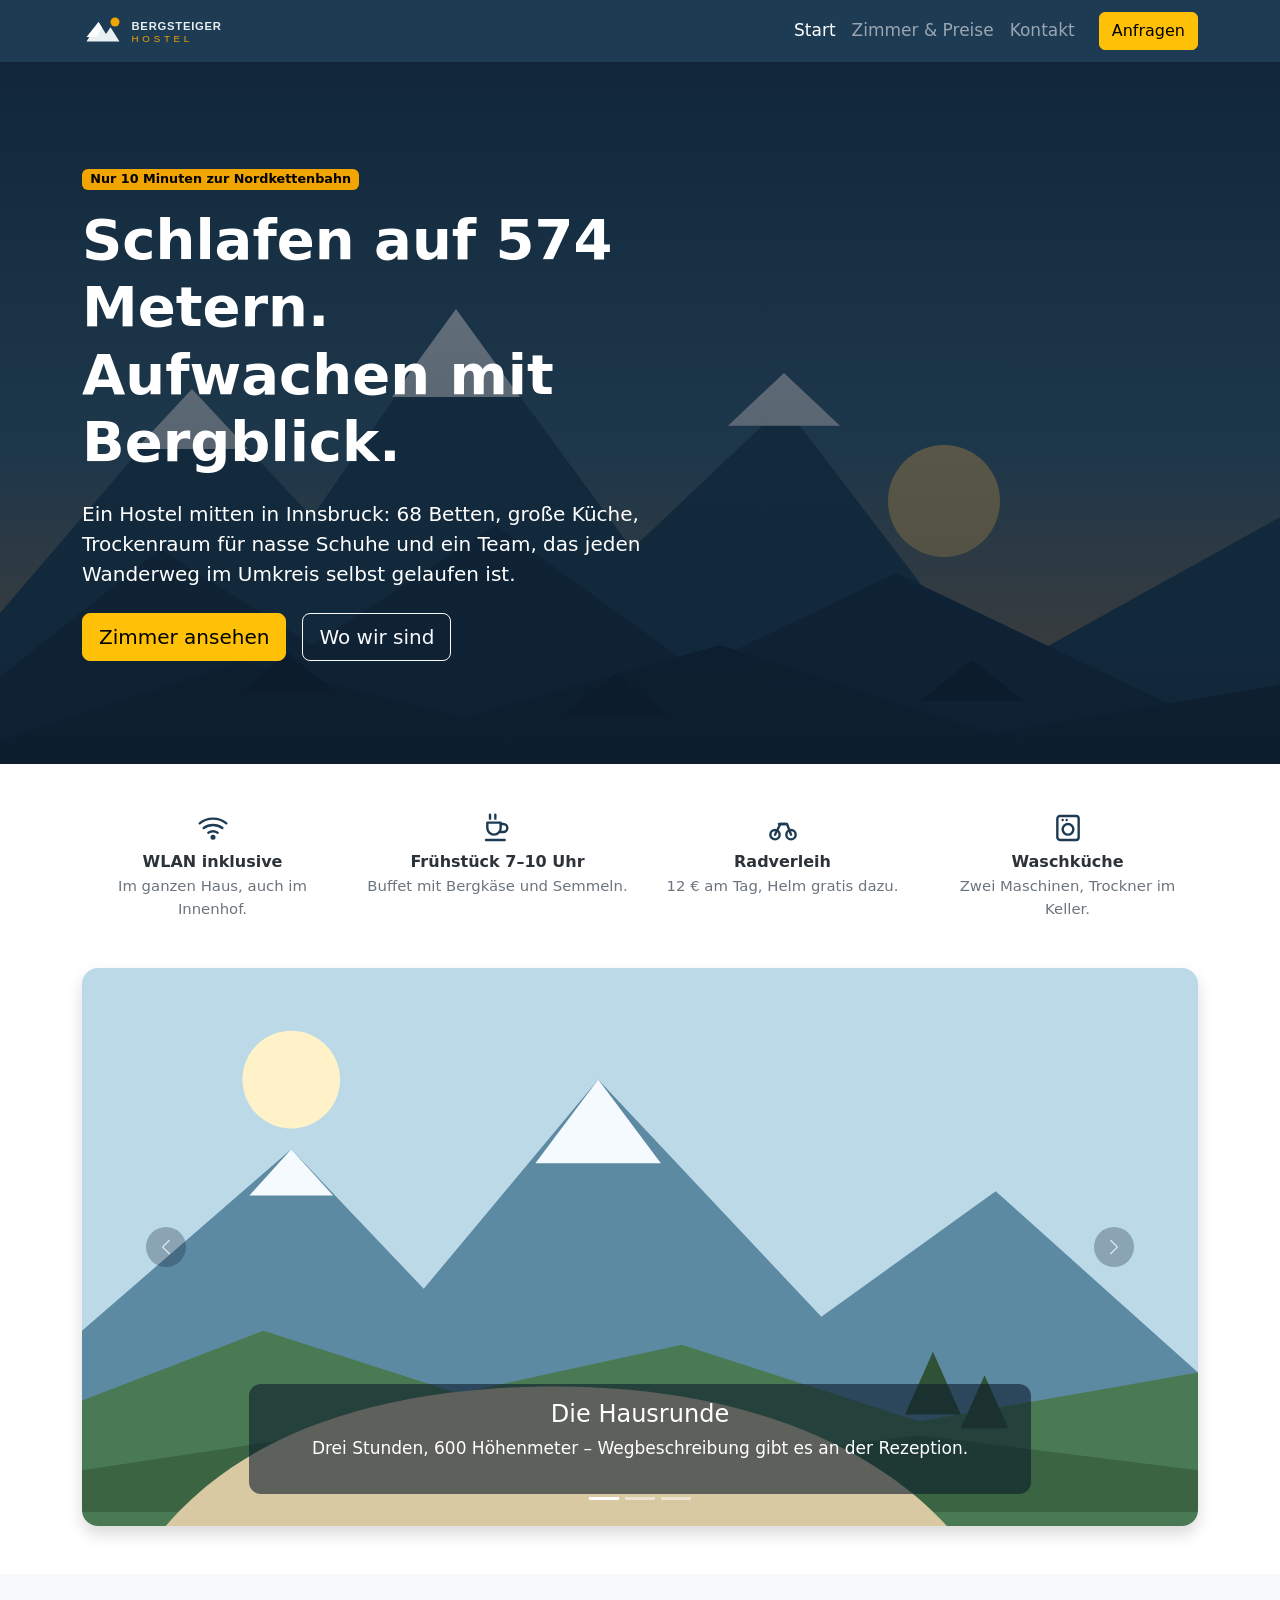
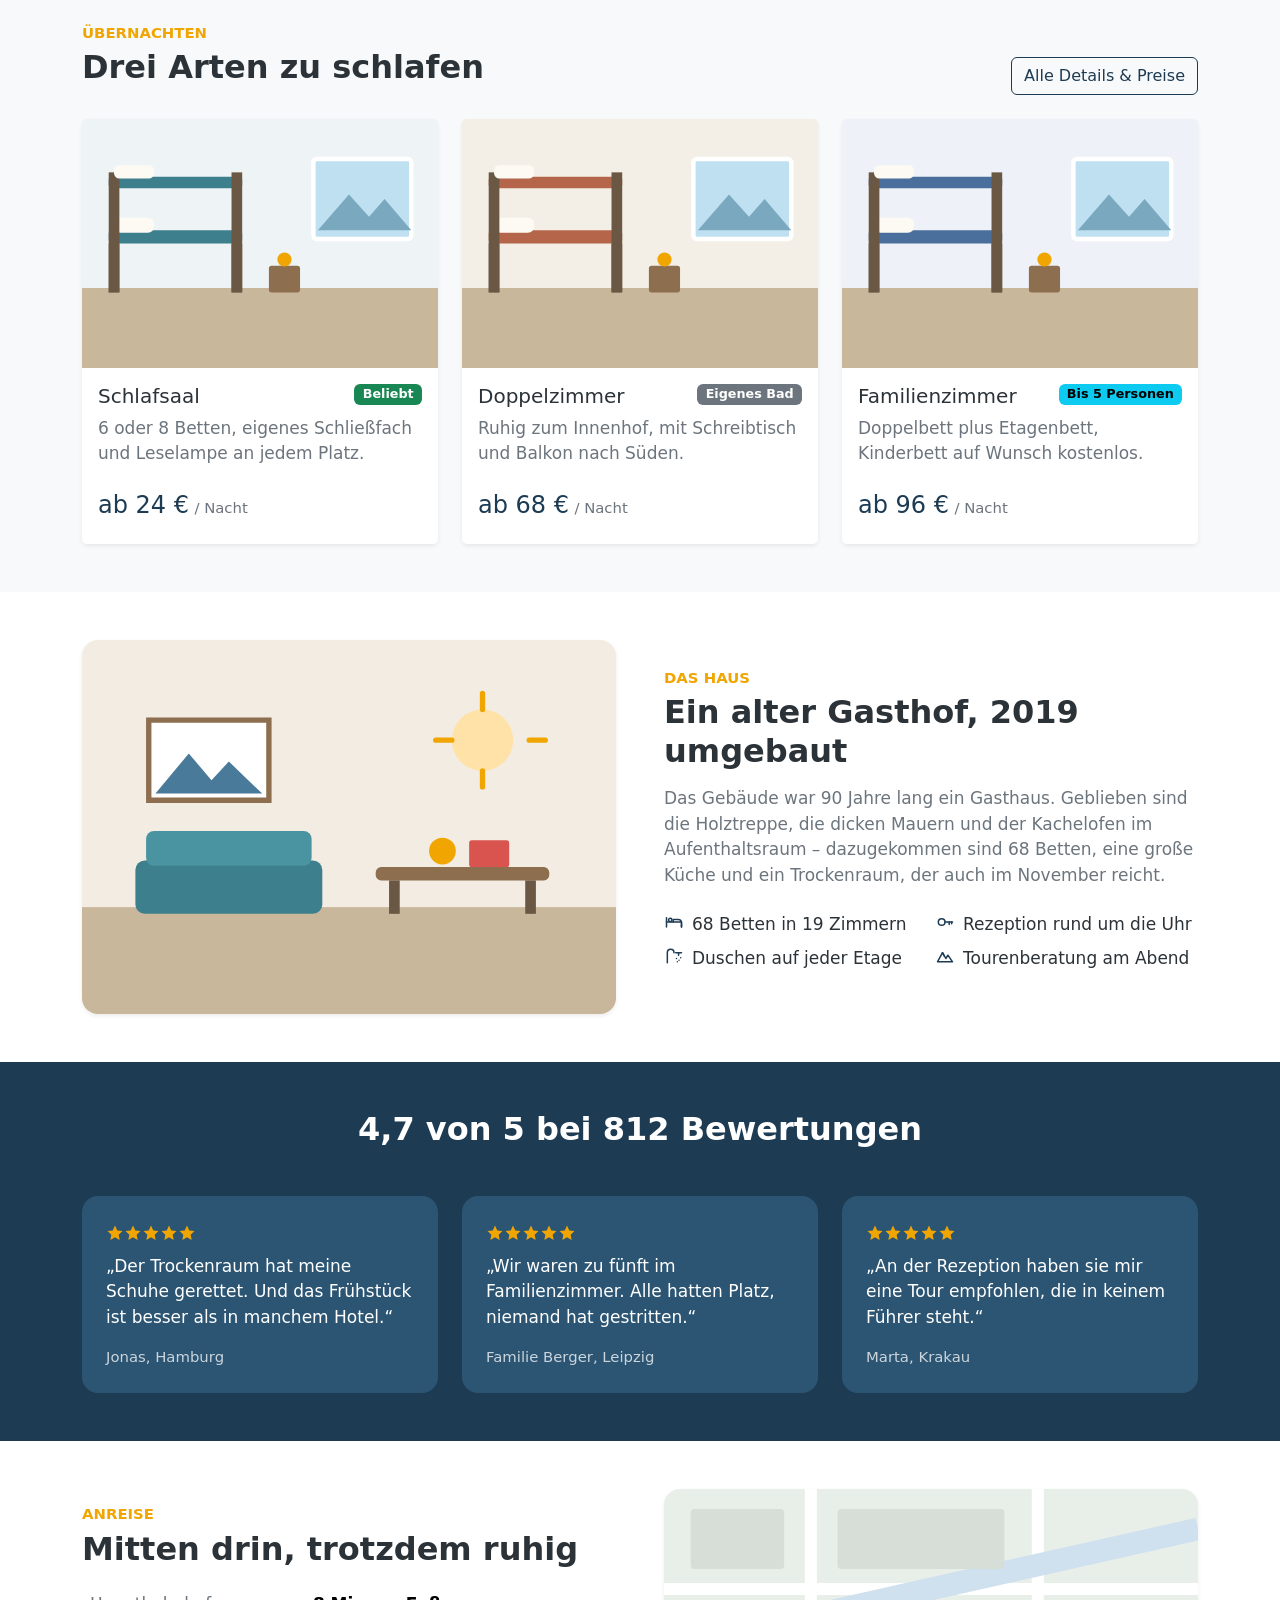
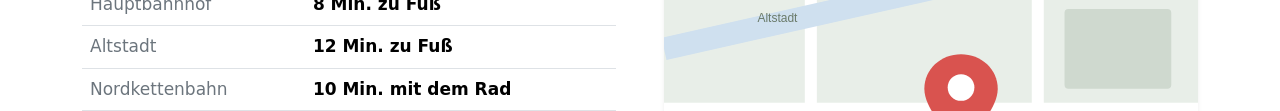
<file: index.html>
<!DOCTYPE html>
<html lang="de">
<head>
  <meta charset="UTF-8">
  <title>Bergsteiger Hostel – Übungsprojekt</title>
  <meta http-equiv="refresh" content="0; url=loesung/index.html">
</head>
<body>
  <p>Weiter zur <a href="loesung/index.html">Vorlage</a>.</p>
</body>
</html>
</file>
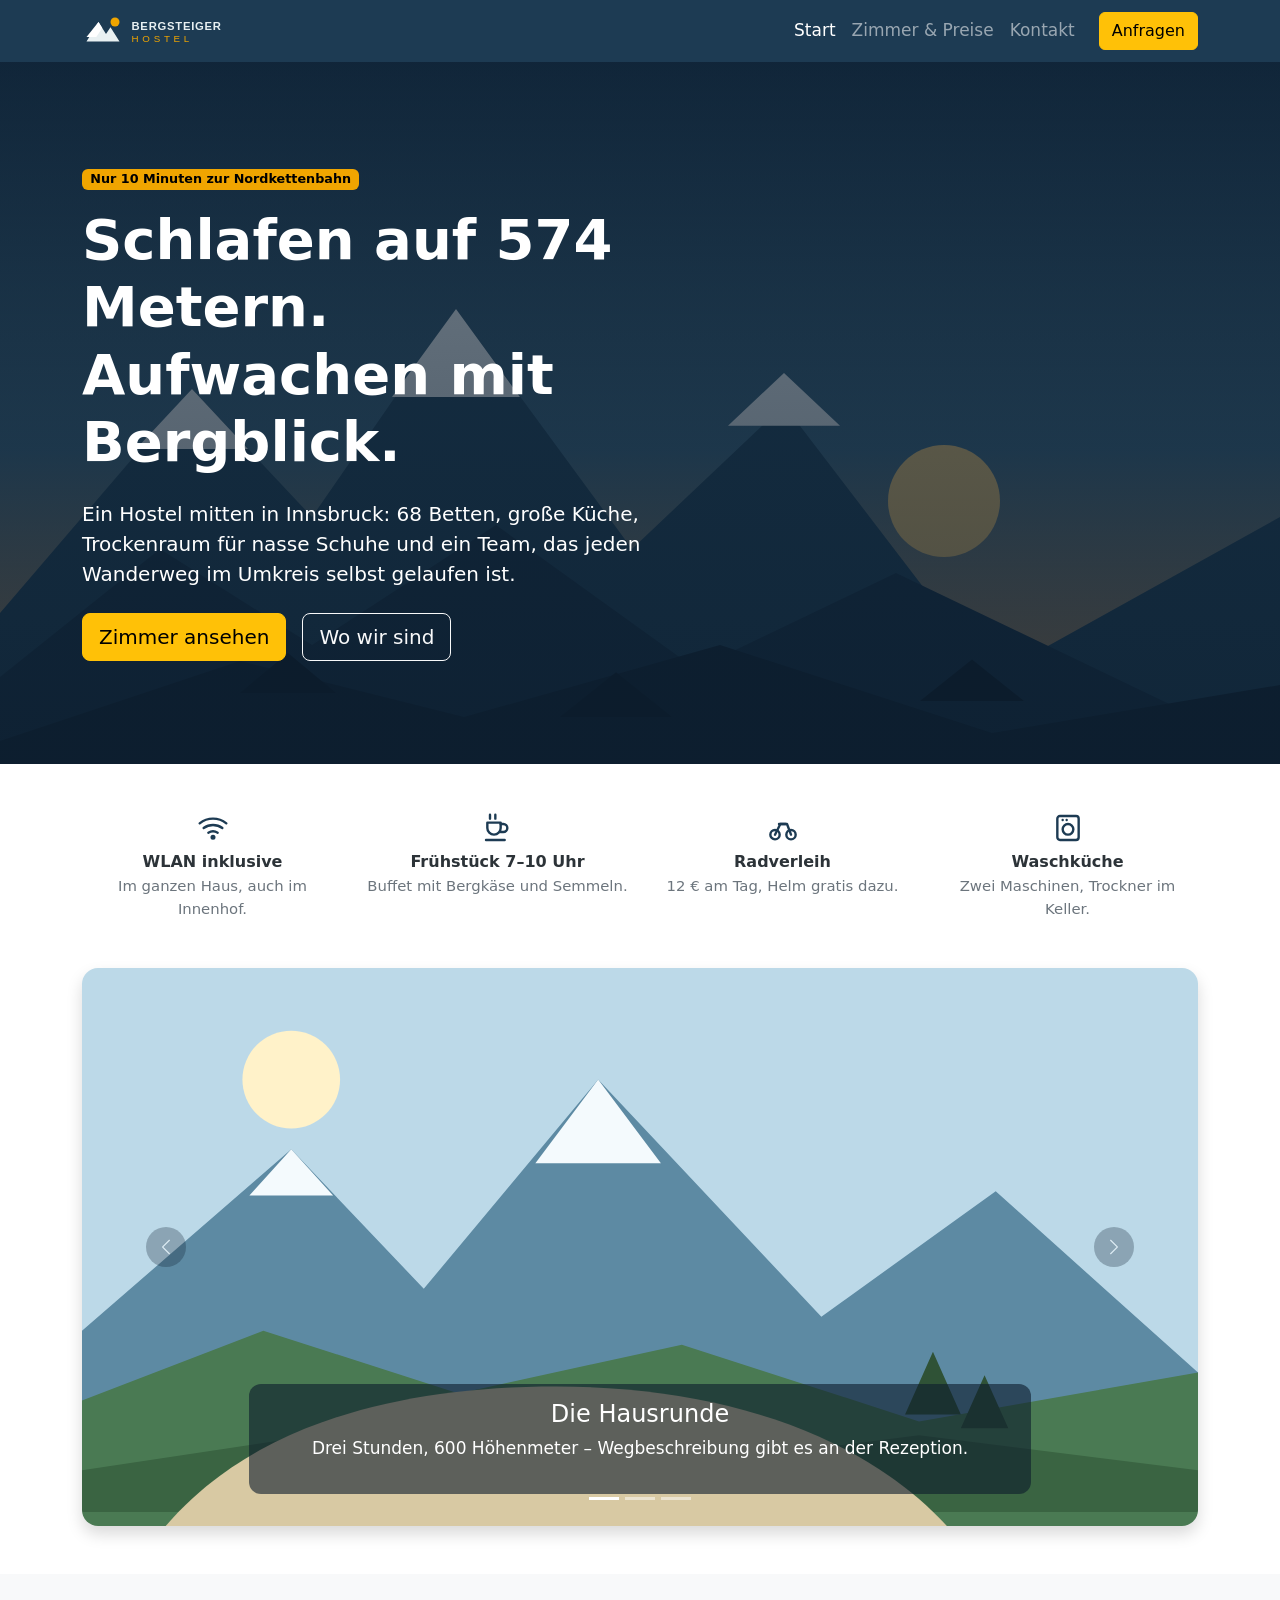
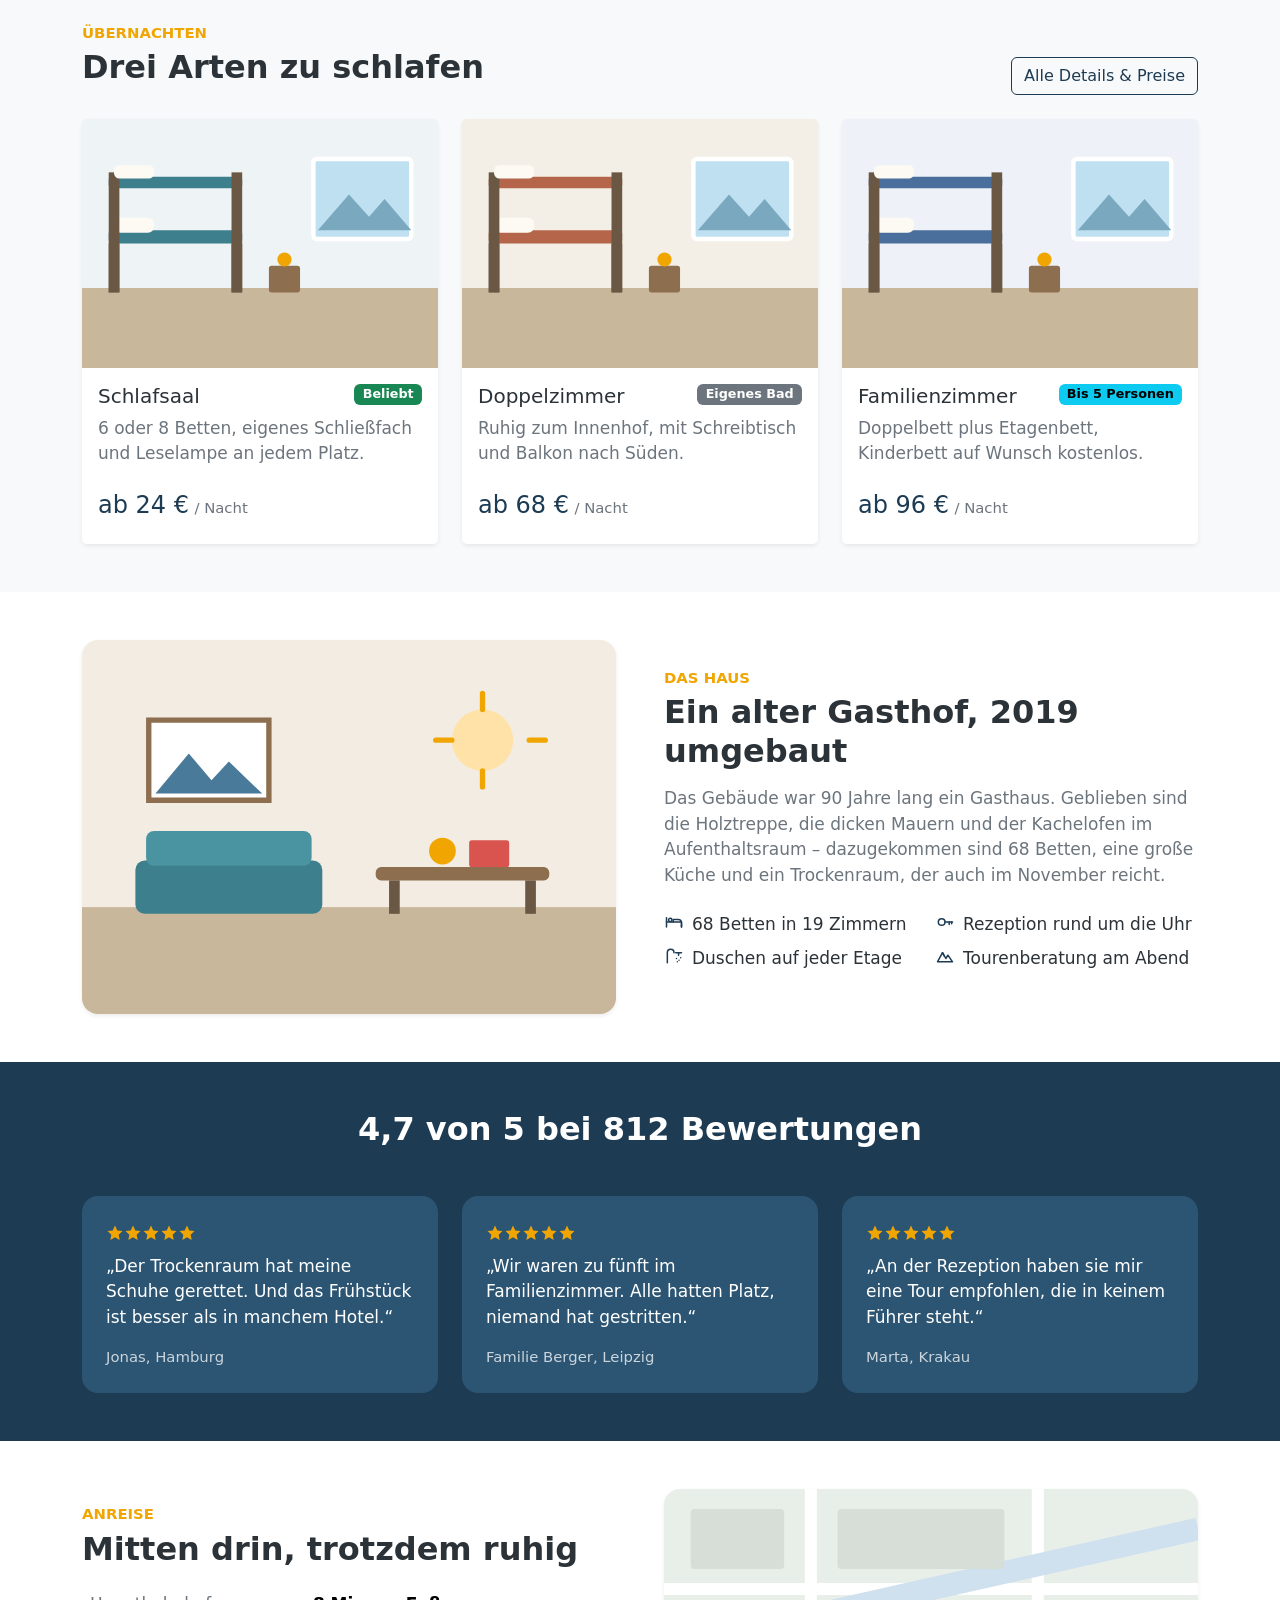
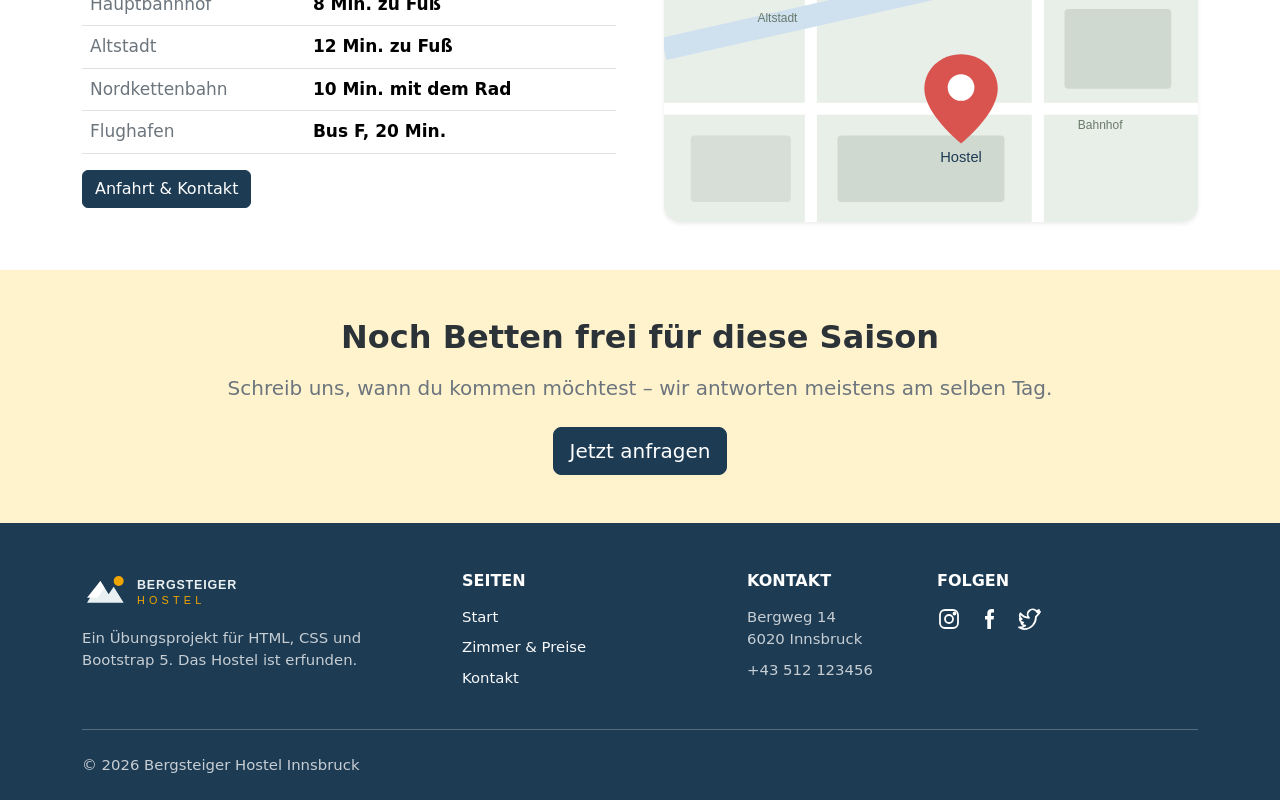
<file: loesung/index.html>
<!DOCTYPE html>
<html lang="de">
<head>
  <meta charset="UTF-8">
  <meta name="viewport" content="width=device-width, initial-scale=1">
  <title>Bergsteiger Hostel Innsbruck – Betten ab 24 € die Nacht</title>
  <meta name="description" content="Hostel im Zentrum von Innsbruck: Schlafsäle, Doppel- und Familienzimmer, Frühstück, Bergblick und 10 Minuten zur Seilbahn.">
  <link rel="icon" href="img/logo-dunkel.svg">
  <link href="https://cdn.jsdelivr.net/npm/bootstrap@5.3.3/dist/css/bootstrap.min.css" rel="stylesheet">
  <link href="css/eigenes.css" rel="stylesheet">
</head>
<body>

<!-- ===== Navigation ===== -->
<nav class="navbar navbar-expand-lg navbar-dark bg-berg sticky-top">
  <div class="container">
    <a class="navbar-brand" href="index.html">
      <img src="img/logo.svg" alt="Bergsteiger Hostel" height="36">
    </a>
    <button class="navbar-toggler" type="button" data-bs-toggle="collapse" data-bs-target="#hauptmenue"
            aria-controls="hauptmenue" aria-expanded="false" aria-label="Menü anzeigen">
      <span class="navbar-toggler-icon"></span>
    </button>
    <div class="collapse navbar-collapse" id="hauptmenue">
      <ul class="navbar-nav ms-auto mb-2 mb-lg-0">
        <li class="nav-item"><a class="nav-link active" aria-current="page" href="index.html">Start</a></li>
        <li class="nav-item"><a class="nav-link" href="zimmer.html">Zimmer &amp; Preise</a></li>
        <li class="nav-item"><a class="nav-link" href="kontakt.html">Kontakt</a></li>
      </ul>
      <a class="btn btn-warning ms-lg-3" href="kontakt.html">Anfragen</a>
    </div>
  </div>
</nav>

<!-- ===== Hero ===== -->
<header class="hero text-white d-flex align-items-center">
  <div class="container">
    <div class="row">
      <div class="col-lg-7">
        <span class="badge text-bg-warning mb-3">Nur 10 Minuten zur Nordkettenbahn</span>
        <h1 class="display-4 fw-bold">Schlafen auf 574 Metern.<br>Aufwachen mit Bergblick.</h1>
        <p class="lead my-4">
          Ein Hostel mitten in Innsbruck: 68 Betten, große Küche, Trockenraum für nasse Schuhe
          und ein Team, das jeden Wanderweg im Umkreis selbst gelaufen ist.
        </p>
        <div class="d-flex flex-wrap gap-3">
          <a class="btn btn-warning btn-lg" href="zimmer.html">Zimmer ansehen</a>
          <a class="btn btn-outline-light btn-lg" href="#lage">Wo wir sind</a>
        </div>
      </div>
    </div>
  </div>
</header>

<!-- ===== Leistungen ===== -->
<section class="py-5">
  <div class="container">
    <div class="row g-4 text-center">
      <div class="col-6 col-md-3">
        <img src="icons/wlan.svg" alt="" class="mb-2" width="32" height="32">
        <h3 class="h6 fw-bold mb-1">WLAN inklusive</h3>
        <p class="small text-secondary mb-0">Im ganzen Haus, auch im Innenhof.</p>
      </div>
      <div class="col-6 col-md-3">
        <img src="icons/fruehstueck.svg" alt="" class="mb-2" width="32" height="32">
        <h3 class="h6 fw-bold mb-1">Frühstück 7–10 Uhr</h3>
        <p class="small text-secondary mb-0">Buffet mit Bergkäse und Semmeln.</p>
      </div>
      <div class="col-6 col-md-3">
        <img src="icons/fahrrad.svg" alt="" class="mb-2" width="32" height="32">
        <h3 class="h6 fw-bold mb-1">Radverleih</h3>
        <p class="small text-secondary mb-0">12 € am Tag, Helm gratis dazu.</p>
      </div>
      <div class="col-6 col-md-3">
        <img src="icons/waschen.svg" alt="" class="mb-2" width="32" height="32">
        <h3 class="h6 fw-bold mb-1">Waschküche</h3>
        <p class="small text-secondary mb-0">Zwei Maschinen, Trockner im Keller.</p>
      </div>
    </div>
  </div>
</section>

<!-- ===== Bildergalerie (Carousel) ===== -->
<section class="pb-5">
  <div class="container">
    <div id="galerie" class="carousel slide rounded-4 overflow-hidden shadow" data-bs-ride="carousel">
      <div class="carousel-indicators">
        <button type="button" data-bs-target="#galerie" data-bs-slide-to="0" class="active" aria-current="true" aria-label="Bild 1"></button>
        <button type="button" data-bs-target="#galerie" data-bs-slide-to="1" aria-label="Bild 2"></button>
        <button type="button" data-bs-target="#galerie" data-bs-slide-to="2" aria-label="Bild 3"></button>
      </div>
      <div class="carousel-inner">
        <div class="carousel-item active">
          <img src="img/galerie-1.svg" class="d-block w-100" alt="Wanderweg oberhalb von Innsbruck">
          <div class="carousel-caption d-none d-md-block">
            <h2 class="h4">Die Hausrunde</h2>
            <p>Drei Stunden, 600 Höhenmeter – Wegbeschreibung gibt es an der Rezeption.</p>
          </div>
        </div>
        <div class="carousel-item">
          <img src="img/galerie-2.svg" class="d-block w-100" alt="Terrasse des Hostels am Abend">
          <div class="carousel-caption d-none d-md-block">
            <h2 class="h4">Unsere Terrasse</h2>
            <p>Ab 16 Uhr in der Sonne, mit Blick auf die Nordkette.</p>
          </div>
        </div>
        <div class="carousel-item">
          <img src="img/galerie-3.svg" class="d-block w-100" alt="Innsbruck bei Nacht">
          <div class="carousel-caption d-none d-md-block">
            <h2 class="h4">Abends in der Stadt</h2>
            <p>Altstadt, Kino und drei Kletterhallen in Gehweite.</p>
          </div>
        </div>
      </div>
      <button class="carousel-control-prev" type="button" data-bs-target="#galerie" data-bs-slide="prev">
        <span class="carousel-control-prev-icon" aria-hidden="true"></span>
        <span class="visually-hidden">Zurück</span>
      </button>
      <button class="carousel-control-next" type="button" data-bs-target="#galerie" data-bs-slide="next">
        <span class="carousel-control-next-icon" aria-hidden="true"></span>
        <span class="visually-hidden">Weiter</span>
      </button>
    </div>
  </div>
</section>

<!-- ===== Zimmer-Vorschau ===== -->
<section class="py-5 bg-light">
  <div class="container">
    <div class="row align-items-end mb-4">
      <div class="col-md-8">
        <p class="text-uppercase text-warning fw-bold small mb-1">Übernachten</p>
        <h2 class="fw-bold">Drei Arten zu schlafen</h2>
      </div>
      <div class="col-md-4 text-md-end">
        <a class="btn btn-outline-berg" href="zimmer.html">Alle Details &amp; Preise</a>
      </div>
    </div>

    <div class="row g-4">
      <div class="col-md-6 col-lg-4">
        <div class="card h-100 border-0 shadow-sm">
          <img src="img/zimmer-schlafsaal.svg" class="card-img-top" alt="Schlafsaal mit Etagenbetten">
          <div class="card-body">
            <div class="d-flex justify-content-between align-items-start mb-2">
              <h3 class="h5 card-title mb-0">Schlafsaal</h3>
              <span class="badge text-bg-success">Beliebt</span>
            </div>
            <p class="card-text text-secondary">6 oder 8 Betten, eigenes Schließfach und Leselampe an jedem Platz.</p>
          </div>
          <div class="card-footer bg-white border-0 pb-4">
            <span class="h4 text-berg">ab 24 €</span>
            <span class="text-secondary small">/ Nacht</span>
          </div>
        </div>
      </div>

      <div class="col-md-6 col-lg-4">
        <div class="card h-100 border-0 shadow-sm">
          <img src="img/zimmer-doppel.svg" class="card-img-top" alt="Doppelzimmer">
          <div class="card-body">
            <div class="d-flex justify-content-between align-items-start mb-2">
              <h3 class="h5 card-title mb-0">Doppelzimmer</h3>
              <span class="badge text-bg-secondary">Eigenes Bad</span>
            </div>
            <p class="card-text text-secondary">Ruhig zum Innenhof, mit Schreibtisch und Balkon nach Süden.</p>
          </div>
          <div class="card-footer bg-white border-0 pb-4">
            <span class="h4 text-berg">ab 68 €</span>
            <span class="text-secondary small">/ Nacht</span>
          </div>
        </div>
      </div>

      <div class="col-md-6 col-lg-4">
        <div class="card h-100 border-0 shadow-sm">
          <img src="img/zimmer-familie.svg" class="card-img-top" alt="Familienzimmer">
          <div class="card-body">
            <div class="d-flex justify-content-between align-items-start mb-2">
              <h3 class="h5 card-title mb-0">Familienzimmer</h3>
              <span class="badge text-bg-info">Bis 5 Personen</span>
            </div>
            <p class="card-text text-secondary">Doppelbett plus Etagenbett, Kinderbett auf Wunsch kostenlos.</p>
          </div>
          <div class="card-footer bg-white border-0 pb-4">
            <span class="h4 text-berg">ab 96 €</span>
            <span class="text-secondary small">/ Nacht</span>
          </div>
        </div>
      </div>
    </div>
  </div>
</section>

<!-- ===== Über das Haus ===== -->
<section class="py-5">
  <div class="container">
    <div class="row align-items-center g-5">
      <div class="col-lg-6">
        <img src="img/aufenthaltsraum.svg" class="img-fluid rounded-4 shadow-sm" alt="Gemeinschaftsraum des Hostels">
      </div>
      <div class="col-lg-6">
        <p class="text-uppercase text-warning fw-bold small mb-1">Das Haus</p>
        <h2 class="fw-bold mb-3">Ein alter Gasthof, 2019 umgebaut</h2>
        <p class="text-secondary">
          Das Gebäude war 90 Jahre lang ein Gasthaus. Geblieben sind die Holztreppe,
          die dicken Mauern und der Kachelofen im Aufenthaltsraum – dazugekommen sind
          68 Betten, eine große Küche und ein Trockenraum, der auch im November reicht.
        </p>
        <ul class="list-unstyled row row-cols-1 row-cols-sm-2 g-2 mt-2">
          <li class="col d-flex gap-2"><img src="icons/bett.svg" alt="" width="20" height="20"><span>68 Betten in 19 Zimmern</span></li>
          <li class="col d-flex gap-2"><img src="icons/schluessel.svg" alt="" width="20" height="20"><span>Rezeption rund um die Uhr</span></li>
          <li class="col d-flex gap-2"><img src="icons/dusche.svg" alt="" width="20" height="20"><span>Duschen auf jeder Etage</span></li>
          <li class="col d-flex gap-2"><img src="icons/berg.svg" alt="" width="20" height="20"><span>Tourenberatung am Abend</span></li>
        </ul>
      </div>
    </div>
  </div>
</section>

<!-- ===== Bewertungen ===== -->
<section class="py-5 bg-berg text-white">
  <div class="container">
    <h2 class="fw-bold text-center mb-5">4,7 von 5 bei 812 Bewertungen</h2>
    <div class="row g-4">
      <div class="col-md-4">
        <div class="p-4 h-100 rounded-4 bg-berg-hell">
          <div class="mb-2">
            <img src="icons/stern.svg" alt="" width="18" height="18"><img src="icons/stern.svg" alt="" width="18" height="18"><img src="icons/stern.svg" alt="" width="18" height="18"><img src="icons/stern.svg" alt="" width="18" height="18"><img src="icons/stern.svg" alt="" width="18" height="18">
          </div>
          <blockquote class="mb-3">„Der Trockenraum hat meine Schuhe gerettet. Und das Frühstück ist besser als in manchem Hotel.“</blockquote>
          <p class="mb-0 small opacity-75">Jonas, Hamburg</p>
        </div>
      </div>
      <div class="col-md-4">
        <div class="p-4 h-100 rounded-4 bg-berg-hell">
          <div class="mb-2">
            <img src="icons/stern.svg" alt="" width="18" height="18"><img src="icons/stern.svg" alt="" width="18" height="18"><img src="icons/stern.svg" alt="" width="18" height="18"><img src="icons/stern.svg" alt="" width="18" height="18"><img src="icons/stern.svg" alt="" width="18" height="18">
          </div>
          <blockquote class="mb-3">„Wir waren zu fünft im Familienzimmer. Alle hatten Platz, niemand hat gestritten.“</blockquote>
          <p class="mb-0 small opacity-75">Familie Berger, Leipzig</p>
        </div>
      </div>
      <div class="col-md-4">
        <div class="p-4 h-100 rounded-4 bg-berg-hell">
          <div class="mb-2">
            <img src="icons/stern.svg" alt="" width="18" height="18"><img src="icons/stern.svg" alt="" width="18" height="18"><img src="icons/stern.svg" alt="" width="18" height="18"><img src="icons/stern.svg" alt="" width="18" height="18"><img src="icons/stern.svg" alt="" width="18" height="18">
          </div>
          <blockquote class="mb-3">„An der Rezeption haben sie mir eine Tour empfohlen, die in keinem Führer steht.“</blockquote>
          <p class="mb-0 small opacity-75">Marta, Krakau</p>
        </div>
      </div>
    </div>
  </div>
</section>

<!-- ===== Lage ===== -->
<section class="py-5" id="lage">
  <div class="container">
    <div class="row g-5 align-items-center">
      <div class="col-lg-6 order-lg-2">
        <img src="img/lage.svg" class="img-fluid rounded-4 shadow-sm" alt="Karte mit der Lage des Hostels">
      </div>
      <div class="col-lg-6">
        <p class="text-uppercase text-warning fw-bold small mb-1">Anreise</p>
        <h2 class="fw-bold mb-3">Mitten drin, trotzdem ruhig</h2>
        <div class="table-responsive">
          <table class="table align-middle">
            <tbody>
              <tr><th scope="row" class="fw-normal text-secondary">Hauptbahnhof</th><td class="fw-bold">8 Min. zu Fuß</td></tr>
              <tr><th scope="row" class="fw-normal text-secondary">Altstadt</th><td class="fw-bold">12 Min. zu Fuß</td></tr>
              <tr><th scope="row" class="fw-normal text-secondary">Nordkettenbahn</th><td class="fw-bold">10 Min. mit dem Rad</td></tr>
              <tr><th scope="row" class="fw-normal text-secondary">Flughafen</th><td class="fw-bold">Bus F, 20 Min.</td></tr>
            </tbody>
          </table>
        </div>
        <a class="btn btn-berg" href="kontakt.html">Anfahrt &amp; Kontakt</a>
      </div>
    </div>
  </div>
</section>

<!-- ===== Aufruf ===== -->
<section class="py-5 bg-warning-subtle">
  <div class="container text-center">
    <h2 class="fw-bold mb-3">Noch Betten frei für diese Saison</h2>
    <p class="lead text-secondary mb-4">Schreib uns, wann du kommen möchtest – wir antworten meistens am selben Tag.</p>
    <a class="btn btn-berg btn-lg" href="kontakt.html">Jetzt anfragen</a>
  </div>
</section>

<!-- ===== Fußbereich ===== -->
<footer class="bg-berg text-white pt-5 pb-4">
  <div class="container">
    <div class="row g-4">
      <div class="col-md-4">
        <img src="img/logo.svg" alt="Bergsteiger Hostel" height="40" class="mb-3">
        <p class="small opacity-75 mb-0">Ein Übungsprojekt für HTML, CSS und Bootstrap 5. Das Hostel ist erfunden.</p>
      </div>
      <div class="col-6 col-md-3">
        <h3 class="h6 text-uppercase fw-bold mb-3">Seiten</h3>
        <ul class="list-unstyled small">
          <li class="mb-2"><a class="link-light text-decoration-none" href="index.html">Start</a></li>
          <li class="mb-2"><a class="link-light text-decoration-none" href="zimmer.html">Zimmer &amp; Preise</a></li>
          <li class="mb-2"><a class="link-light text-decoration-none" href="kontakt.html">Kontakt</a></li>
        </ul>
      </div>
      <div class="col-6 col-md-2">
        <h3 class="h6 text-uppercase fw-bold mb-3">Kontakt</h3>
        <ul class="list-unstyled small opacity-75">
          <li class="mb-2">Bergweg 14<br>6020 Innsbruck</li>
          <li class="mb-2">+43 512 123456</li>
        </ul>
      </div>
      <div class="col-md-3">
        <h3 class="h6 text-uppercase fw-bold mb-3">Folgen</h3>
        <div class="d-flex gap-3">
          <a href="#" aria-label="Instagram"><img src="icons/instagram.svg" alt="" width="24" height="24"></a>
          <a href="#" aria-label="Facebook"><img src="icons/facebook.svg" alt="" width="24" height="24"></a>
          <a href="#" aria-label="Twitter"><img src="icons/twitter.svg" alt="" width="24" height="24"></a>
        </div>
      </div>
    </div>
    <hr class="border-light opacity-25 my-4">
    <p class="small opacity-75 mb-0">© 2026 Bergsteiger Hostel Innsbruck</p>
  </div>
</footer>

<script src="https://cdn.jsdelivr.net/npm/bootstrap@5.3.3/dist/js/bootstrap.bundle.min.js"></script>
</body>
</html>
</file>
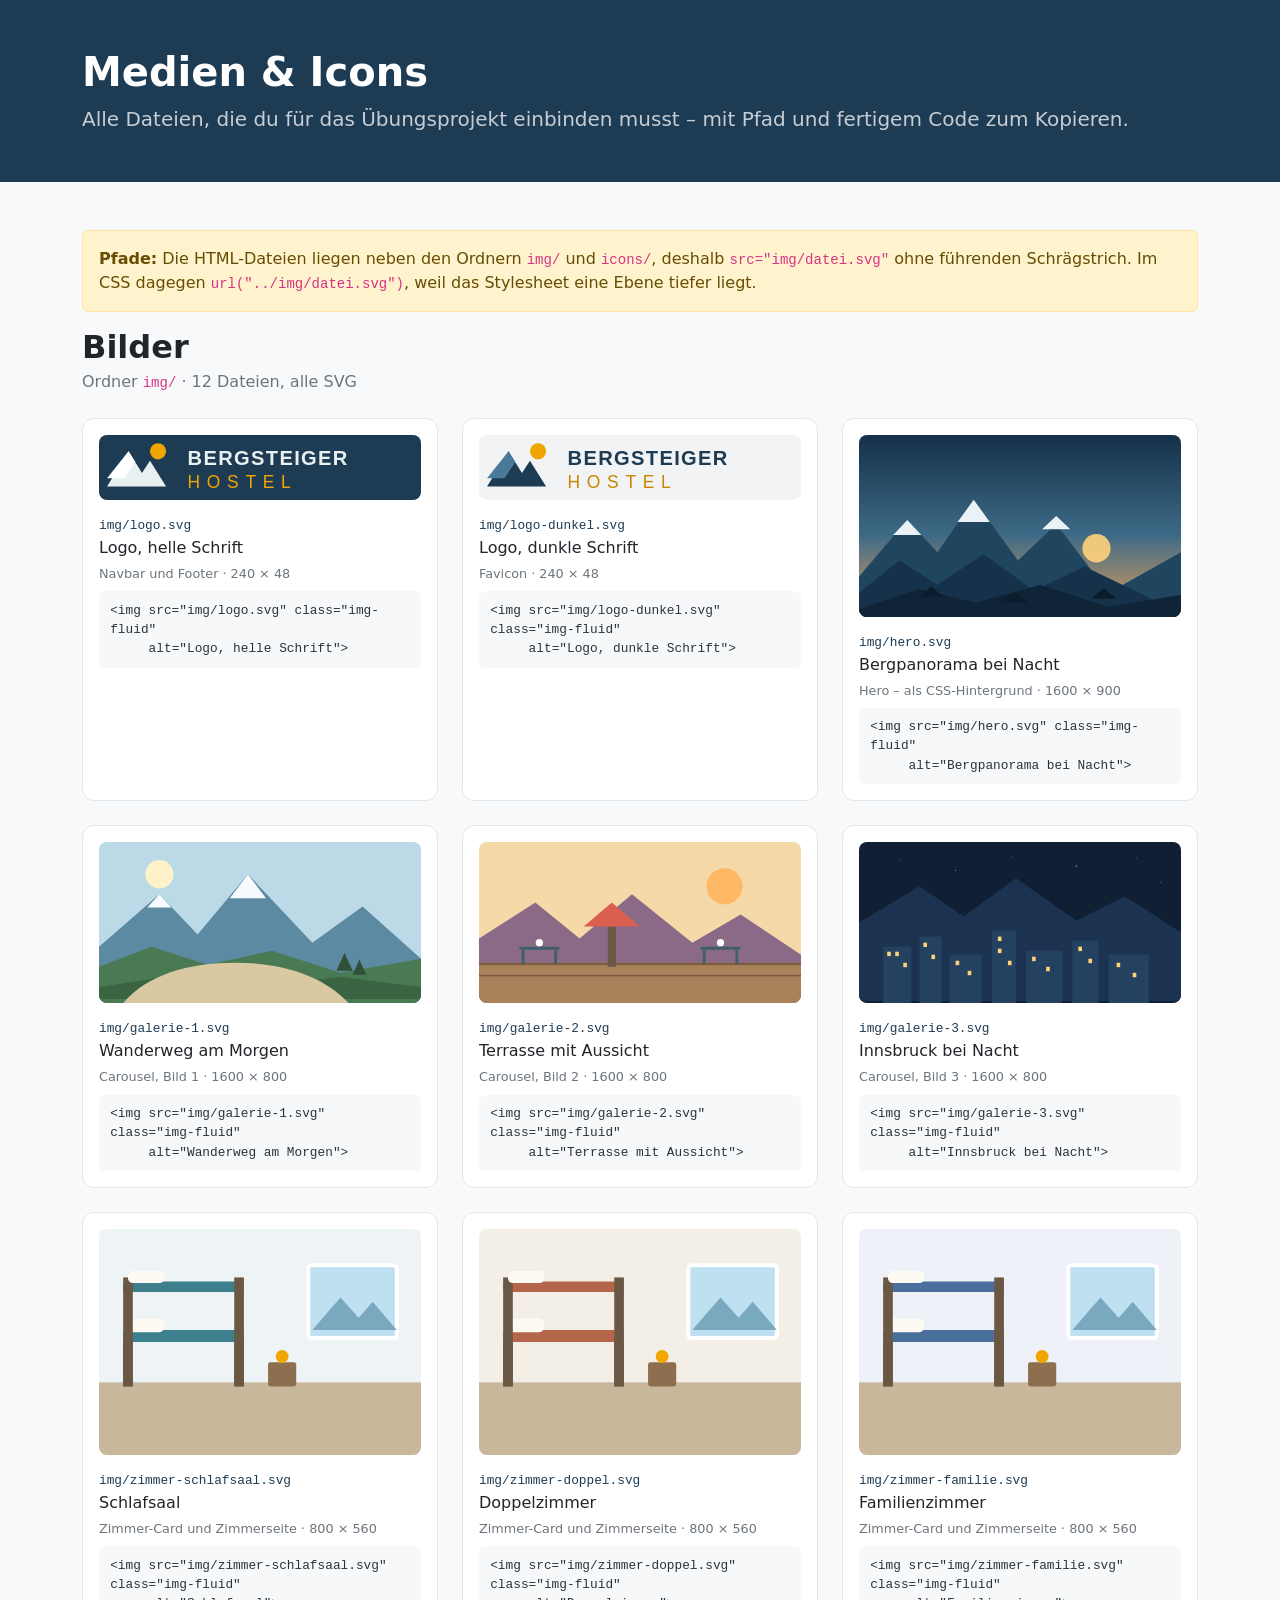
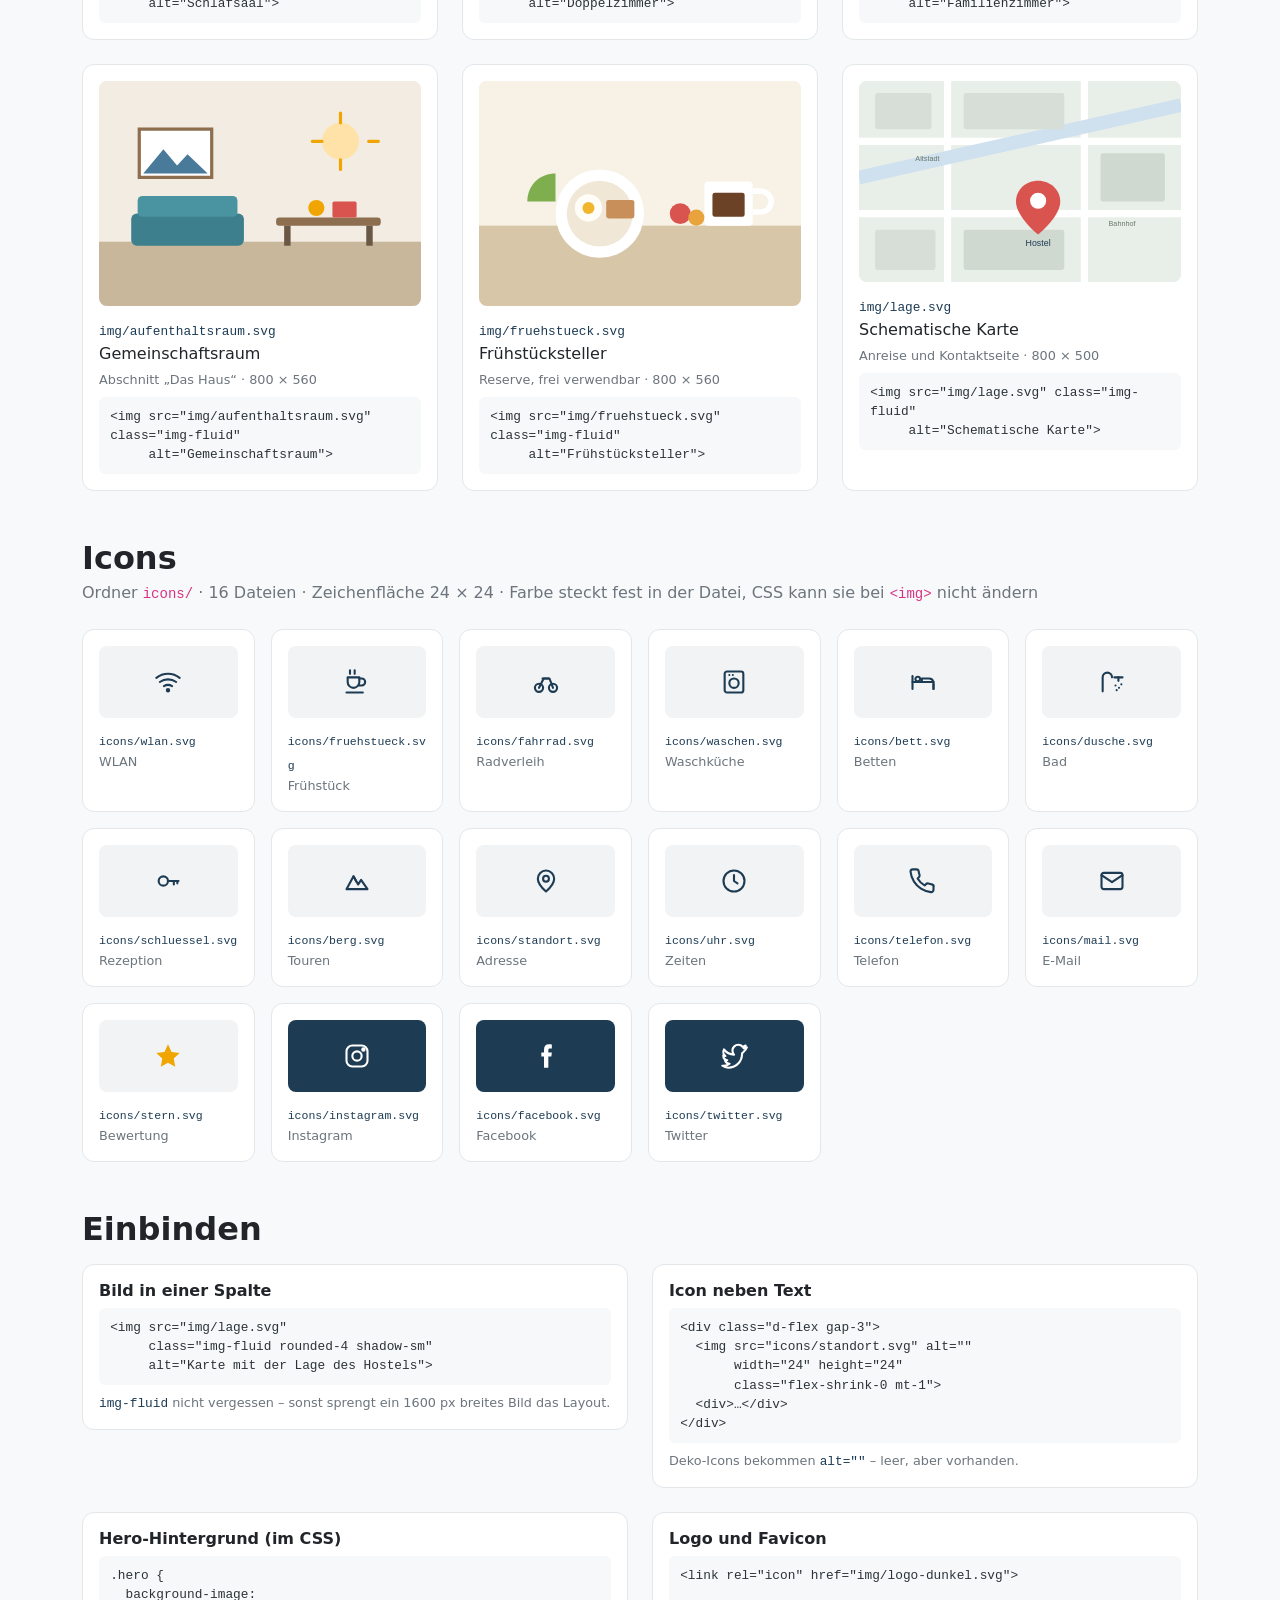
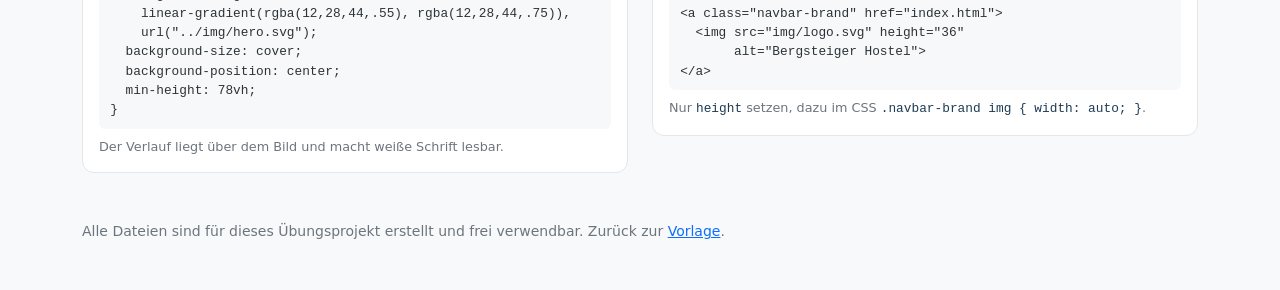
<file: medien.html>
<!DOCTYPE html>
<html lang="de">
<head>
<meta charset="UTF-8">
<meta name="viewport" content="width=device-width, initial-scale=1">
<title>Medien &amp; Icons – Bergsteiger Hostel Übungsprojekt</title>
<link rel="icon" href="loesung/img/logo-dunkel.svg">
<link href="https://cdn.jsdelivr.net/npm/bootstrap@5.3.3/dist/css/bootstrap.min.css" rel="stylesheet">
<style>
  :root { --berg: #1d3b53; --bs-body-font-family: system-ui, -apple-system, "Segoe UI", Roboto, sans-serif; }
  .bg-berg { background-color: var(--berg) !important; }
  .asset { background: #fff; border: 1px solid #e3e7ea; border-radius: .75rem; padding: 1rem; margin: 0; }
  .vorschau { background: #f1f3f5; border-radius: .5rem; overflow: hidden; margin-bottom: .75rem; }
  .vorschau img { display: block; width: 100%; height: auto; }
  .vorschau-ikon { display: flex; align-items: center; justify-content: center;
                    height: 72px; background: #f1f3f5; border-radius: .5rem; margin-bottom: .6rem; }
  .vorschau-ikon.dunkel { background: var(--berg); }
  .asset code { font-size: .8rem; color: var(--berg); word-break: break-all; }
  .asset .wo { font-size: .8rem; color: #6c757d; }
  .asset pre { background: #f6f8f9; border-radius: .4rem; padding: .6rem .7rem; margin: 0;
                font-size: .72rem; }
  .col-12, .col-lg-6, .asset, figcaption { min-width: 0; }
  .asset pre code { color: #2c3338; white-space: pre-wrap; word-break: break-word; }
  .vorschau.dunkel { background: var(--berg); }
  .ikon code { font-size: .72rem; }
</style>
</head>
<body class="bg-light">

<header class="bg-berg text-white py-5">
  <div class="container">
    <h1 class="fw-bold">Medien &amp; Icons</h1>
    <p class="lead mb-0 opacity-75">
      Alle Dateien, die du für das Übungsprojekt einbinden musst – mit Pfad und fertigem Code zum Kopieren.
    </p>
  </div>
</header>

<main class="container py-5">

  <div class="alert alert-warning">
    <strong>Pfade:</strong> Die HTML-Dateien liegen neben den Ordnern <code>img/</code> und <code>icons/</code>,
    deshalb <code>src="img/datei.svg"</code> ohne führenden Schrägstrich.
    Im CSS dagegen <code>url("../img/datei.svg")</code>, weil das Stylesheet eine Ebene tiefer liegt.
  </div>

  <h2 class="fw-bold mb-1">Bilder</h2>
  <p class="text-secondary mb-4">Ordner <code>img/</code> · 12 Dateien, alle SVG</p>
  <div class="row g-4 mb-5">
      <div class="col-12 col-sm-6 col-lg-4">
        <figure class="asset h-100">
          <div class="vorschau dunkel"><img src="loesung/img/logo.svg" alt="Logo, helle Schrift"></div>
          <figcaption>
            <code>img/logo.svg</code>
            <p class="mb-1">Logo, helle Schrift</p>
            <p class="wo mb-2">Navbar und Footer · 240 × 48</p>
            <pre><code>&lt;img src="img/logo.svg" class="img-fluid"
     alt="Logo, helle Schrift"&gt;</code></pre>
          </figcaption>
        </figure>
      </div>
      <div class="col-12 col-sm-6 col-lg-4">
        <figure class="asset h-100">
          <div class="vorschau"><img src="loesung/img/logo-dunkel.svg" alt="Logo, dunkle Schrift"></div>
          <figcaption>
            <code>img/logo-dunkel.svg</code>
            <p class="mb-1">Logo, dunkle Schrift</p>
            <p class="wo mb-2">Favicon · 240 × 48</p>
            <pre><code>&lt;img src="img/logo-dunkel.svg" class="img-fluid"
     alt="Logo, dunkle Schrift"&gt;</code></pre>
          </figcaption>
        </figure>
      </div>
      <div class="col-12 col-sm-6 col-lg-4">
        <figure class="asset h-100">
          <div class="vorschau"><img src="loesung/img/hero.svg" alt="Bergpanorama bei Nacht"></div>
          <figcaption>
            <code>img/hero.svg</code>
            <p class="mb-1">Bergpanorama bei Nacht</p>
            <p class="wo mb-2">Hero – als CSS-Hintergrund · 1600 × 900</p>
            <pre><code>&lt;img src="img/hero.svg" class="img-fluid"
     alt="Bergpanorama bei Nacht"&gt;</code></pre>
          </figcaption>
        </figure>
      </div>
      <div class="col-12 col-sm-6 col-lg-4">
        <figure class="asset h-100">
          <div class="vorschau"><img src="loesung/img/galerie-1.svg" alt="Wanderweg am Morgen"></div>
          <figcaption>
            <code>img/galerie-1.svg</code>
            <p class="mb-1">Wanderweg am Morgen</p>
            <p class="wo mb-2">Carousel, Bild 1 · 1600 × 800</p>
            <pre><code>&lt;img src="img/galerie-1.svg" class="img-fluid"
     alt="Wanderweg am Morgen"&gt;</code></pre>
          </figcaption>
        </figure>
      </div>
      <div class="col-12 col-sm-6 col-lg-4">
        <figure class="asset h-100">
          <div class="vorschau"><img src="loesung/img/galerie-2.svg" alt="Terrasse mit Aussicht"></div>
          <figcaption>
            <code>img/galerie-2.svg</code>
            <p class="mb-1">Terrasse mit Aussicht</p>
            <p class="wo mb-2">Carousel, Bild 2 · 1600 × 800</p>
            <pre><code>&lt;img src="img/galerie-2.svg" class="img-fluid"
     alt="Terrasse mit Aussicht"&gt;</code></pre>
          </figcaption>
        </figure>
      </div>
      <div class="col-12 col-sm-6 col-lg-4">
        <figure class="asset h-100">
          <div class="vorschau"><img src="loesung/img/galerie-3.svg" alt="Innsbruck bei Nacht"></div>
          <figcaption>
            <code>img/galerie-3.svg</code>
            <p class="mb-1">Innsbruck bei Nacht</p>
            <p class="wo mb-2">Carousel, Bild 3 · 1600 × 800</p>
            <pre><code>&lt;img src="img/galerie-3.svg" class="img-fluid"
     alt="Innsbruck bei Nacht"&gt;</code></pre>
          </figcaption>
        </figure>
      </div>
      <div class="col-12 col-sm-6 col-lg-4">
        <figure class="asset h-100">
          <div class="vorschau"><img src="loesung/img/zimmer-schlafsaal.svg" alt="Schlafsaal"></div>
          <figcaption>
            <code>img/zimmer-schlafsaal.svg</code>
            <p class="mb-1">Schlafsaal</p>
            <p class="wo mb-2">Zimmer-Card und Zimmerseite · 800 × 560</p>
            <pre><code>&lt;img src="img/zimmer-schlafsaal.svg" class="img-fluid"
     alt="Schlafsaal"&gt;</code></pre>
          </figcaption>
        </figure>
      </div>
      <div class="col-12 col-sm-6 col-lg-4">
        <figure class="asset h-100">
          <div class="vorschau"><img src="loesung/img/zimmer-doppel.svg" alt="Doppelzimmer"></div>
          <figcaption>
            <code>img/zimmer-doppel.svg</code>
            <p class="mb-1">Doppelzimmer</p>
            <p class="wo mb-2">Zimmer-Card und Zimmerseite · 800 × 560</p>
            <pre><code>&lt;img src="img/zimmer-doppel.svg" class="img-fluid"
     alt="Doppelzimmer"&gt;</code></pre>
          </figcaption>
        </figure>
      </div>
      <div class="col-12 col-sm-6 col-lg-4">
        <figure class="asset h-100">
          <div class="vorschau"><img src="loesung/img/zimmer-familie.svg" alt="Familienzimmer"></div>
          <figcaption>
            <code>img/zimmer-familie.svg</code>
            <p class="mb-1">Familienzimmer</p>
            <p class="wo mb-2">Zimmer-Card und Zimmerseite · 800 × 560</p>
            <pre><code>&lt;img src="img/zimmer-familie.svg" class="img-fluid"
     alt="Familienzimmer"&gt;</code></pre>
          </figcaption>
        </figure>
      </div>
      <div class="col-12 col-sm-6 col-lg-4">
        <figure class="asset h-100">
          <div class="vorschau"><img src="loesung/img/aufenthaltsraum.svg" alt="Gemeinschaftsraum"></div>
          <figcaption>
            <code>img/aufenthaltsraum.svg</code>
            <p class="mb-1">Gemeinschaftsraum</p>
            <p class="wo mb-2">Abschnitt „Das Haus“ · 800 × 560</p>
            <pre><code>&lt;img src="img/aufenthaltsraum.svg" class="img-fluid"
     alt="Gemeinschaftsraum"&gt;</code></pre>
          </figcaption>
        </figure>
      </div>
      <div class="col-12 col-sm-6 col-lg-4">
        <figure class="asset h-100">
          <div class="vorschau"><img src="loesung/img/fruehstueck.svg" alt="Frühstücksteller"></div>
          <figcaption>
            <code>img/fruehstueck.svg</code>
            <p class="mb-1">Frühstücksteller</p>
            <p class="wo mb-2">Reserve, frei verwendbar · 800 × 560</p>
            <pre><code>&lt;img src="img/fruehstueck.svg" class="img-fluid"
     alt="Frühstücksteller"&gt;</code></pre>
          </figcaption>
        </figure>
      </div>
      <div class="col-12 col-sm-6 col-lg-4">
        <figure class="asset h-100">
          <div class="vorschau"><img src="loesung/img/lage.svg" alt="Schematische Karte"></div>
          <figcaption>
            <code>img/lage.svg</code>
            <p class="mb-1">Schematische Karte</p>
            <p class="wo mb-2">Anreise und Kontaktseite · 800 × 500</p>
            <pre><code>&lt;img src="img/lage.svg" class="img-fluid"
     alt="Schematische Karte"&gt;</code></pre>
          </figcaption>
        </figure>
      </div>
  </div>

  <h2 class="fw-bold mb-1">Icons</h2>
  <p class="text-secondary mb-4">
    Ordner <code>icons/</code> · 16 Dateien · Zeichenfläche 24 × 24 ·
    Farbe steckt fest in der Datei, CSS kann sie bei <code>&lt;img&gt;</code> nicht ändern
  </p>
  <div class="row g-3 mb-5">
      <div class="col-6 col-sm-4 col-md-3 col-lg-2">
        <figure class="asset ikon h-100">
          <div class="vorschau-ikon"><img src="loesung/icons/wlan.svg" alt="" width="28" height="28"></div>
          <figcaption>
            <code>icons/wlan.svg</code>
            <p class="wo mb-0">WLAN</p>
          </figcaption>
        </figure>
      </div>
      <div class="col-6 col-sm-4 col-md-3 col-lg-2">
        <figure class="asset ikon h-100">
          <div class="vorschau-ikon"><img src="loesung/icons/fruehstueck.svg" alt="" width="28" height="28"></div>
          <figcaption>
            <code>icons/fruehstueck.svg</code>
            <p class="wo mb-0">Frühstück</p>
          </figcaption>
        </figure>
      </div>
      <div class="col-6 col-sm-4 col-md-3 col-lg-2">
        <figure class="asset ikon h-100">
          <div class="vorschau-ikon"><img src="loesung/icons/fahrrad.svg" alt="" width="28" height="28"></div>
          <figcaption>
            <code>icons/fahrrad.svg</code>
            <p class="wo mb-0">Radverleih</p>
          </figcaption>
        </figure>
      </div>
      <div class="col-6 col-sm-4 col-md-3 col-lg-2">
        <figure class="asset ikon h-100">
          <div class="vorschau-ikon"><img src="loesung/icons/waschen.svg" alt="" width="28" height="28"></div>
          <figcaption>
            <code>icons/waschen.svg</code>
            <p class="wo mb-0">Waschküche</p>
          </figcaption>
        </figure>
      </div>
      <div class="col-6 col-sm-4 col-md-3 col-lg-2">
        <figure class="asset ikon h-100">
          <div class="vorschau-ikon"><img src="loesung/icons/bett.svg" alt="" width="28" height="28"></div>
          <figcaption>
            <code>icons/bett.svg</code>
            <p class="wo mb-0">Betten</p>
          </figcaption>
        </figure>
      </div>
      <div class="col-6 col-sm-4 col-md-3 col-lg-2">
        <figure class="asset ikon h-100">
          <div class="vorschau-ikon"><img src="loesung/icons/dusche.svg" alt="" width="28" height="28"></div>
          <figcaption>
            <code>icons/dusche.svg</code>
            <p class="wo mb-0">Bad</p>
          </figcaption>
        </figure>
      </div>
      <div class="col-6 col-sm-4 col-md-3 col-lg-2">
        <figure class="asset ikon h-100">
          <div class="vorschau-ikon"><img src="loesung/icons/schluessel.svg" alt="" width="28" height="28"></div>
          <figcaption>
            <code>icons/schluessel.svg</code>
            <p class="wo mb-0">Rezeption</p>
          </figcaption>
        </figure>
      </div>
      <div class="col-6 col-sm-4 col-md-3 col-lg-2">
        <figure class="asset ikon h-100">
          <div class="vorschau-ikon"><img src="loesung/icons/berg.svg" alt="" width="28" height="28"></div>
          <figcaption>
            <code>icons/berg.svg</code>
            <p class="wo mb-0">Touren</p>
          </figcaption>
        </figure>
      </div>
      <div class="col-6 col-sm-4 col-md-3 col-lg-2">
        <figure class="asset ikon h-100">
          <div class="vorschau-ikon"><img src="loesung/icons/standort.svg" alt="" width="28" height="28"></div>
          <figcaption>
            <code>icons/standort.svg</code>
            <p class="wo mb-0">Adresse</p>
          </figcaption>
        </figure>
      </div>
      <div class="col-6 col-sm-4 col-md-3 col-lg-2">
        <figure class="asset ikon h-100">
          <div class="vorschau-ikon"><img src="loesung/icons/uhr.svg" alt="" width="28" height="28"></div>
          <figcaption>
            <code>icons/uhr.svg</code>
            <p class="wo mb-0">Zeiten</p>
          </figcaption>
        </figure>
      </div>
      <div class="col-6 col-sm-4 col-md-3 col-lg-2">
        <figure class="asset ikon h-100">
          <div class="vorschau-ikon"><img src="loesung/icons/telefon.svg" alt="" width="28" height="28"></div>
          <figcaption>
            <code>icons/telefon.svg</code>
            <p class="wo mb-0">Telefon</p>
          </figcaption>
        </figure>
      </div>
      <div class="col-6 col-sm-4 col-md-3 col-lg-2">
        <figure class="asset ikon h-100">
          <div class="vorschau-ikon"><img src="loesung/icons/mail.svg" alt="" width="28" height="28"></div>
          <figcaption>
            <code>icons/mail.svg</code>
            <p class="wo mb-0">E-Mail</p>
          </figcaption>
        </figure>
      </div>
      <div class="col-6 col-sm-4 col-md-3 col-lg-2">
        <figure class="asset ikon h-100">
          <div class="vorschau-ikon"><img src="loesung/icons/stern.svg" alt="" width="28" height="28"></div>
          <figcaption>
            <code>icons/stern.svg</code>
            <p class="wo mb-0">Bewertung</p>
          </figcaption>
        </figure>
      </div>
      <div class="col-6 col-sm-4 col-md-3 col-lg-2">
        <figure class="asset ikon h-100">
          <div class="vorschau-ikon dunkel"><img src="loesung/icons/instagram.svg" alt="" width="28" height="28"></div>
          <figcaption>
            <code>icons/instagram.svg</code>
            <p class="wo mb-0">Instagram</p>
          </figcaption>
        </figure>
      </div>
      <div class="col-6 col-sm-4 col-md-3 col-lg-2">
        <figure class="asset ikon h-100">
          <div class="vorschau-ikon dunkel"><img src="loesung/icons/facebook.svg" alt="" width="28" height="28"></div>
          <figcaption>
            <code>icons/facebook.svg</code>
            <p class="wo mb-0">Facebook</p>
          </figcaption>
        </figure>
      </div>
      <div class="col-6 col-sm-4 col-md-3 col-lg-2">
        <figure class="asset ikon h-100">
          <div class="vorschau-ikon dunkel"><img src="loesung/icons/twitter.svg" alt="" width="28" height="28"></div>
          <figcaption>
            <code>icons/twitter.svg</code>
            <p class="wo mb-0">Twitter</p>
          </figcaption>
        </figure>
      </div>
  </div>

  <h2 class="fw-bold mb-3">Einbinden</h2>
  <div class="row g-4">
    <div class="col-lg-6">
      <div class="asset">
        <h3 class="h6 fw-bold">Bild in einer Spalte</h3>
        <pre><code>&lt;img src="img/lage.svg"
     class="img-fluid rounded-4 shadow-sm"
     alt="Karte mit der Lage des Hostels"&gt;</code></pre>
        <p class="wo mt-2 mb-0"><code>img-fluid</code> nicht vergessen – sonst sprengt
        ein 1600 px breites Bild das Layout.</p>
      </div>
    </div>
    <div class="col-lg-6">
      <div class="asset">
        <h3 class="h6 fw-bold">Icon neben Text</h3>
        <pre><code>&lt;div class="d-flex gap-3"&gt;
  &lt;img src="icons/standort.svg" alt=""
       width="24" height="24"
       class="flex-shrink-0 mt-1"&gt;
  &lt;div&gt;…&lt;/div&gt;
&lt;/div&gt;</code></pre>
        <p class="wo mt-2 mb-0">Deko-Icons bekommen <code>alt=""</code> – leer, aber vorhanden.</p>
      </div>
    </div>
    <div class="col-lg-6">
      <div class="asset">
        <h3 class="h6 fw-bold">Hero-Hintergrund (im CSS)</h3>
        <pre><code>.hero {
  background-image:
    linear-gradient(rgba(12,28,44,.55), rgba(12,28,44,.75)),
    url("../img/hero.svg");
  background-size: cover;
  background-position: center;
  min-height: 78vh;
}</code></pre>
        <p class="wo mt-2 mb-0">Der Verlauf liegt über dem Bild und macht weiße Schrift lesbar.</p>
      </div>
    </div>
    <div class="col-lg-6">
      <div class="asset">
        <h3 class="h6 fw-bold">Logo und Favicon</h3>
        <pre><code>&lt;link rel="icon" href="img/logo-dunkel.svg"&gt;

&lt;a class="navbar-brand" href="index.html"&gt;
  &lt;img src="img/logo.svg" height="36"
       alt="Bergsteiger Hostel"&gt;
&lt;/a&gt;</code></pre>
        <p class="wo mt-2 mb-0">Nur <code>height</code> setzen, dazu im CSS
        <code>.navbar-brand img { width: auto; }</code>.</p>
      </div>
    </div>
  </div>

  <p class="text-secondary small mt-5 mb-0">
    Alle Dateien sind für dieses Übungsprojekt erstellt und frei verwendbar.
    Zurück zur <a href="index.html">Vorlage</a>.
  </p>

</main>
</body>
</html>
</file>
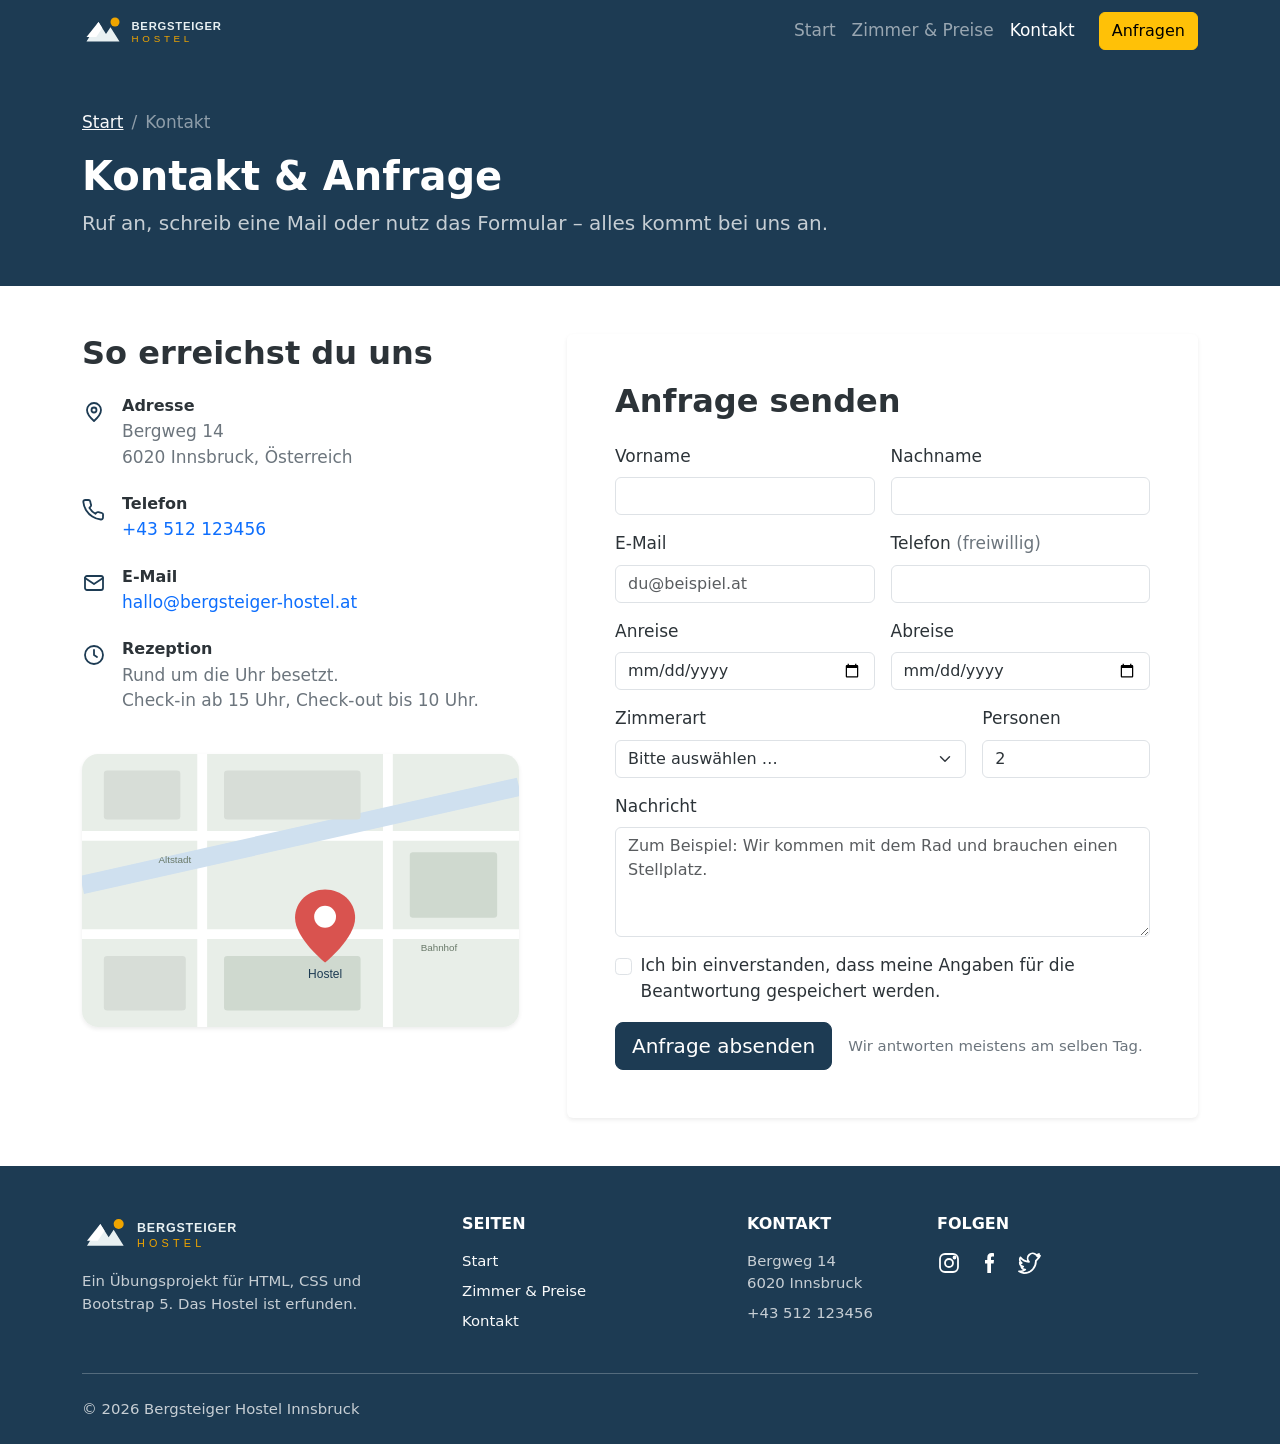
<file: loesung/kontakt.html>
<!DOCTYPE html>
<html lang="de">
<head>
  <meta charset="UTF-8">
  <meta name="viewport" content="width=device-width, initial-scale=1">
  <title>Kontakt – Bergsteiger Hostel Innsbruck</title>
  <meta name="description" content="Adresse, Telefon, E-Mail und Anfrageformular des Bergsteiger Hostels in Innsbruck.">
  <link rel="icon" href="img/logo-dunkel.svg">
  <link href="https://cdn.jsdelivr.net/npm/bootstrap@5.3.3/dist/css/bootstrap.min.css" rel="stylesheet">
  <link href="css/eigenes.css" rel="stylesheet">
</head>
<body>

<!-- ===== Navigation ===== -->
<nav class="navbar navbar-expand-lg navbar-dark bg-berg sticky-top">
  <div class="container">
    <a class="navbar-brand" href="index.html">
      <img src="img/logo.svg" alt="Bergsteiger Hostel" height="36">
    </a>
    <button class="navbar-toggler" type="button" data-bs-toggle="collapse" data-bs-target="#hauptmenue"
            aria-controls="hauptmenue" aria-expanded="false" aria-label="Menü anzeigen">
      <span class="navbar-toggler-icon"></span>
    </button>
    <div class="collapse navbar-collapse" id="hauptmenue">
      <ul class="navbar-nav ms-auto mb-2 mb-lg-0">
        <li class="nav-item"><a class="nav-link" href="index.html">Start</a></li>
        <li class="nav-item"><a class="nav-link" href="zimmer.html">Zimmer &amp; Preise</a></li>
        <li class="nav-item"><a class="nav-link active" aria-current="page" href="kontakt.html">Kontakt</a></li>
      </ul>
      <a class="btn btn-warning ms-lg-3" href="kontakt.html">Anfragen</a>
    </div>
  </div>
</nav>

<!-- ===== Seitenkopf ===== -->
<header class="bg-berg text-white py-5">
  <div class="container">
    <nav aria-label="Brotkrumen">
      <ol class="breadcrumb mb-3">
        <li class="breadcrumb-item"><a class="link-light" href="index.html">Start</a></li>
        <li class="breadcrumb-item active text-white-50" aria-current="page">Kontakt</li>
      </ol>
    </nav>
    <h1 class="fw-bold">Kontakt &amp; Anfrage</h1>
    <p class="lead mb-0 opacity-75">Ruf an, schreib eine Mail oder nutz das Formular – alles kommt bei uns an.</p>
  </div>
</header>

<!-- ===== Kontakt ===== -->
<section class="py-5">
  <div class="container">
    <div class="row g-5">

      <div class="col-lg-5">
        <h2 class="fw-bold mb-4">So erreichst du uns</h2>

        <div class="d-flex gap-3 mb-4">
          <img src="icons/standort.svg" alt="" width="24" height="24" class="flex-shrink-0 mt-1">
          <div>
            <h3 class="h6 fw-bold mb-1">Adresse</h3>
            <p class="text-secondary mb-0">Bergweg 14<br>6020 Innsbruck, Österreich</p>
          </div>
        </div>

        <div class="d-flex gap-3 mb-4">
          <img src="icons/telefon.svg" alt="" width="24" height="24" class="flex-shrink-0 mt-1">
          <div>
            <h3 class="h6 fw-bold mb-1">Telefon</h3>
            <p class="mb-0"><a class="text-decoration-none" href="tel:+43512123456">+43 512 123456</a></p>
          </div>
        </div>

        <div class="d-flex gap-3 mb-4">
          <img src="icons/mail.svg" alt="" width="24" height="24" class="flex-shrink-0 mt-1">
          <div>
            <h3 class="h6 fw-bold mb-1">E-Mail</h3>
            <p class="mb-0"><a class="text-decoration-none" href="mailto:hallo@bergsteiger-hostel.at">hallo@bergsteiger-hostel.at</a></p>
          </div>
        </div>

        <div class="d-flex gap-3 mb-4">
          <img src="icons/uhr.svg" alt="" width="24" height="24" class="flex-shrink-0 mt-1">
          <div>
            <h3 class="h6 fw-bold mb-1">Rezeption</h3>
            <p class="text-secondary mb-0">Rund um die Uhr besetzt.<br>Check-in ab 15 Uhr, Check-out bis 10 Uhr.</p>
          </div>
        </div>

        <img src="img/lage.svg" class="img-fluid rounded-4 shadow-sm mt-3" alt="Karte mit der Lage des Hostels">
      </div>

      <div class="col-lg-7">
        <div class="card border-0 shadow-sm">
          <div class="card-body p-4 p-md-5">
            <h2 class="fw-bold mb-4">Anfrage senden</h2>

            <form class="row g-3 needs-validation" novalidate>
              <div class="col-md-6">
                <label for="vorname" class="form-label">Vorname</label>
                <input type="text" class="form-control" id="vorname" required>
                <div class="invalid-feedback">Bitte trag deinen Vornamen ein.</div>
              </div>

              <div class="col-md-6">
                <label for="nachname" class="form-label">Nachname</label>
                <input type="text" class="form-control" id="nachname" required>
                <div class="invalid-feedback">Bitte trag deinen Nachnamen ein.</div>
              </div>

              <div class="col-md-6">
                <label for="email" class="form-label">E-Mail</label>
                <input type="email" class="form-control" id="email" placeholder="du@beispiel.at" required>
                <div class="invalid-feedback">Diese E-Mail-Adresse sieht nicht richtig aus.</div>
              </div>

              <div class="col-md-6">
                <label for="telefon" class="form-label">Telefon <span class="text-secondary fw-normal">(freiwillig)</span></label>
                <input type="tel" class="form-control" id="telefon">
              </div>

              <div class="col-md-6">
                <label for="anreise" class="form-label">Anreise</label>
                <input type="date" class="form-control" id="anreise" required>
                <div class="invalid-feedback">Wann möchtest du ankommen?</div>
              </div>

              <div class="col-md-6">
                <label for="abreise" class="form-label">Abreise</label>
                <input type="date" class="form-control" id="abreise" required>
                <div class="invalid-feedback">Wann reist du wieder ab?</div>
              </div>

              <div class="col-md-8">
                <label for="zimmerart" class="form-label">Zimmerart</label>
                <select class="form-select" id="zimmerart" required>
                  <option value="" selected disabled>Bitte auswählen …</option>
                  <option>Schlafsaal</option>
                  <option>Doppelzimmer</option>
                  <option>Familienzimmer</option>
                </select>
                <div class="invalid-feedback">Bitte wähl eine Zimmerart aus.</div>
              </div>

              <div class="col-md-4">
                <label for="personen" class="form-label">Personen</label>
                <input type="number" class="form-control" id="personen" min="1" max="8" value="2" required>
                <div class="invalid-feedback">Zwischen 1 und 8 Personen.</div>
              </div>

              <div class="col-12">
                <label for="nachricht" class="form-label">Nachricht</label>
                <textarea class="form-control" id="nachricht" rows="4" placeholder="Zum Beispiel: Wir kommen mit dem Rad und brauchen einen Stellplatz."></textarea>
              </div>

              <div class="col-12">
                <div class="form-check">
                  <input class="form-check-input" type="checkbox" id="datenschutz" required>
                  <label class="form-check-label" for="datenschutz">
                    Ich bin einverstanden, dass meine Angaben für die Beantwortung gespeichert werden.
                  </label>
                  <div class="invalid-feedback">Ohne dein Einverständnis dürfen wir nicht antworten.</div>
                </div>
              </div>

              <div class="col-12 d-flex flex-wrap gap-3 align-items-center">
                <button class="btn btn-berg btn-lg" type="submit">Anfrage absenden</button>
                <span class="text-secondary small">Wir antworten meistens am selben Tag.</span>
              </div>
            </form>

            <div class="alert alert-success d-none mt-4" id="erfolg" role="alert">
              Danke! Deine Anfrage ist bei uns – natürlich nur zur Übung, dieses Formular verschickt nichts.
            </div>
          </div>
        </div>
      </div>

    </div>
  </div>
</section>

<!-- ===== Fußbereich ===== -->
<footer class="bg-berg text-white pt-5 pb-4">
  <div class="container">
    <div class="row g-4">
      <div class="col-md-4">
        <img src="img/logo.svg" alt="Bergsteiger Hostel" height="40" class="mb-3">
        <p class="small opacity-75 mb-0">Ein Übungsprojekt für HTML, CSS und Bootstrap 5. Das Hostel ist erfunden.</p>
      </div>
      <div class="col-6 col-md-3">
        <h3 class="h6 text-uppercase fw-bold mb-3">Seiten</h3>
        <ul class="list-unstyled small">
          <li class="mb-2"><a class="link-light text-decoration-none" href="index.html">Start</a></li>
          <li class="mb-2"><a class="link-light text-decoration-none" href="zimmer.html">Zimmer &amp; Preise</a></li>
          <li class="mb-2"><a class="link-light text-decoration-none" href="kontakt.html">Kontakt</a></li>
        </ul>
      </div>
      <div class="col-6 col-md-2">
        <h3 class="h6 text-uppercase fw-bold mb-3">Kontakt</h3>
        <ul class="list-unstyled small opacity-75">
          <li class="mb-2">Bergweg 14<br>6020 Innsbruck</li>
          <li class="mb-2">+43 512 123456</li>
        </ul>
      </div>
      <div class="col-md-3">
        <h3 class="h6 text-uppercase fw-bold mb-3">Folgen</h3>
        <div class="d-flex gap-3">
          <a href="#" aria-label="Instagram"><img src="icons/instagram.svg" alt="" width="24" height="24"></a>
          <a href="#" aria-label="Facebook"><img src="icons/facebook.svg" alt="" width="24" height="24"></a>
          <a href="#" aria-label="Twitter"><img src="icons/twitter.svg" alt="" width="24" height="24"></a>
        </div>
      </div>
    </div>
    <hr class="border-light opacity-25 my-4">
    <p class="small opacity-75 mb-0">© 2026 Bergsteiger Hostel Innsbruck</p>
  </div>
</footer>

<script src="https://cdn.jsdelivr.net/npm/bootstrap@5.3.3/dist/js/bootstrap.bundle.min.js"></script>
<script>
  // Bootstraps eigene Formularpruefung aktivieren
  document.querySelectorAll('.needs-validation').forEach((formular) => {
    formular.addEventListener('submit', (ereignis) => {
      ereignis.preventDefault();
      ereignis.stopPropagation();
      if (formular.checkValidity()) {
        document.getElementById('erfolg').classList.remove('d-none');
        formular.classList.remove('was-validated');
        formular.reset();
        return;
      }
      formular.classList.add('was-validated');
    });
  });
</script>
</body>
</html>
</file>
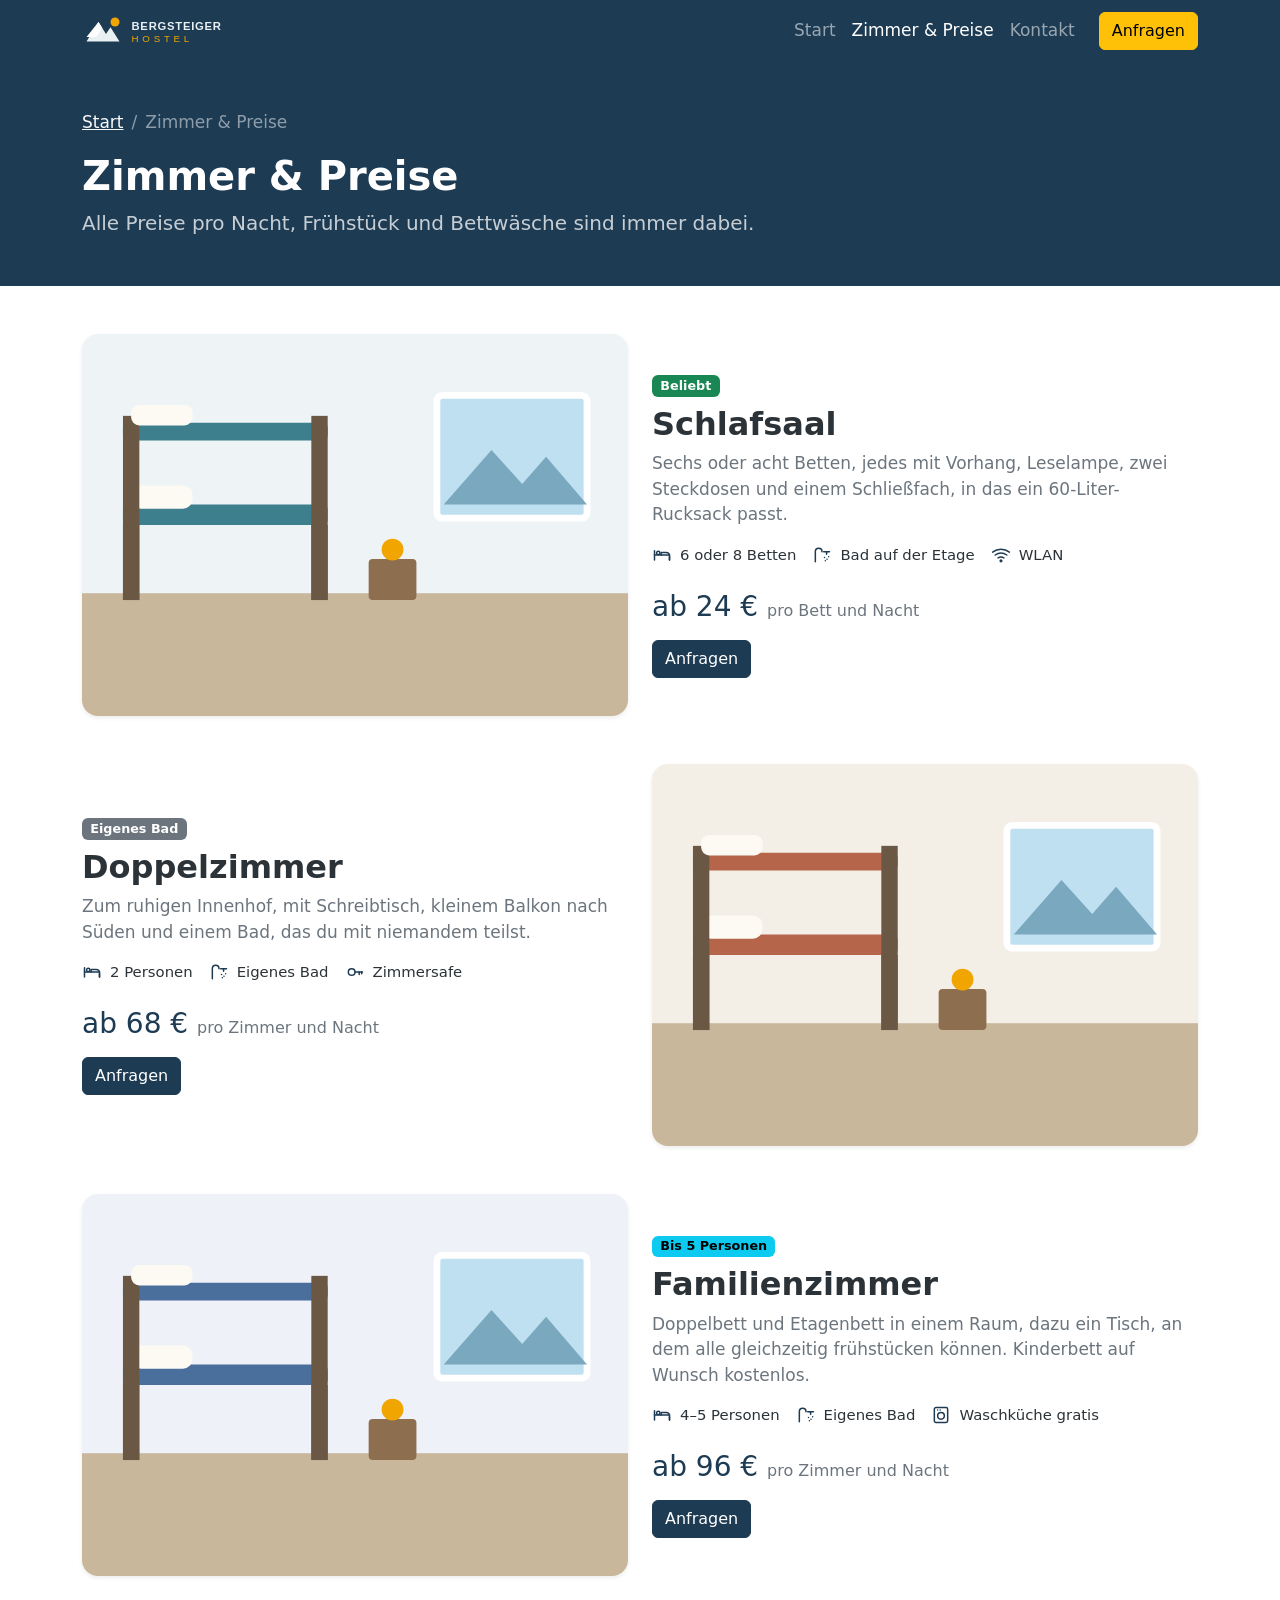
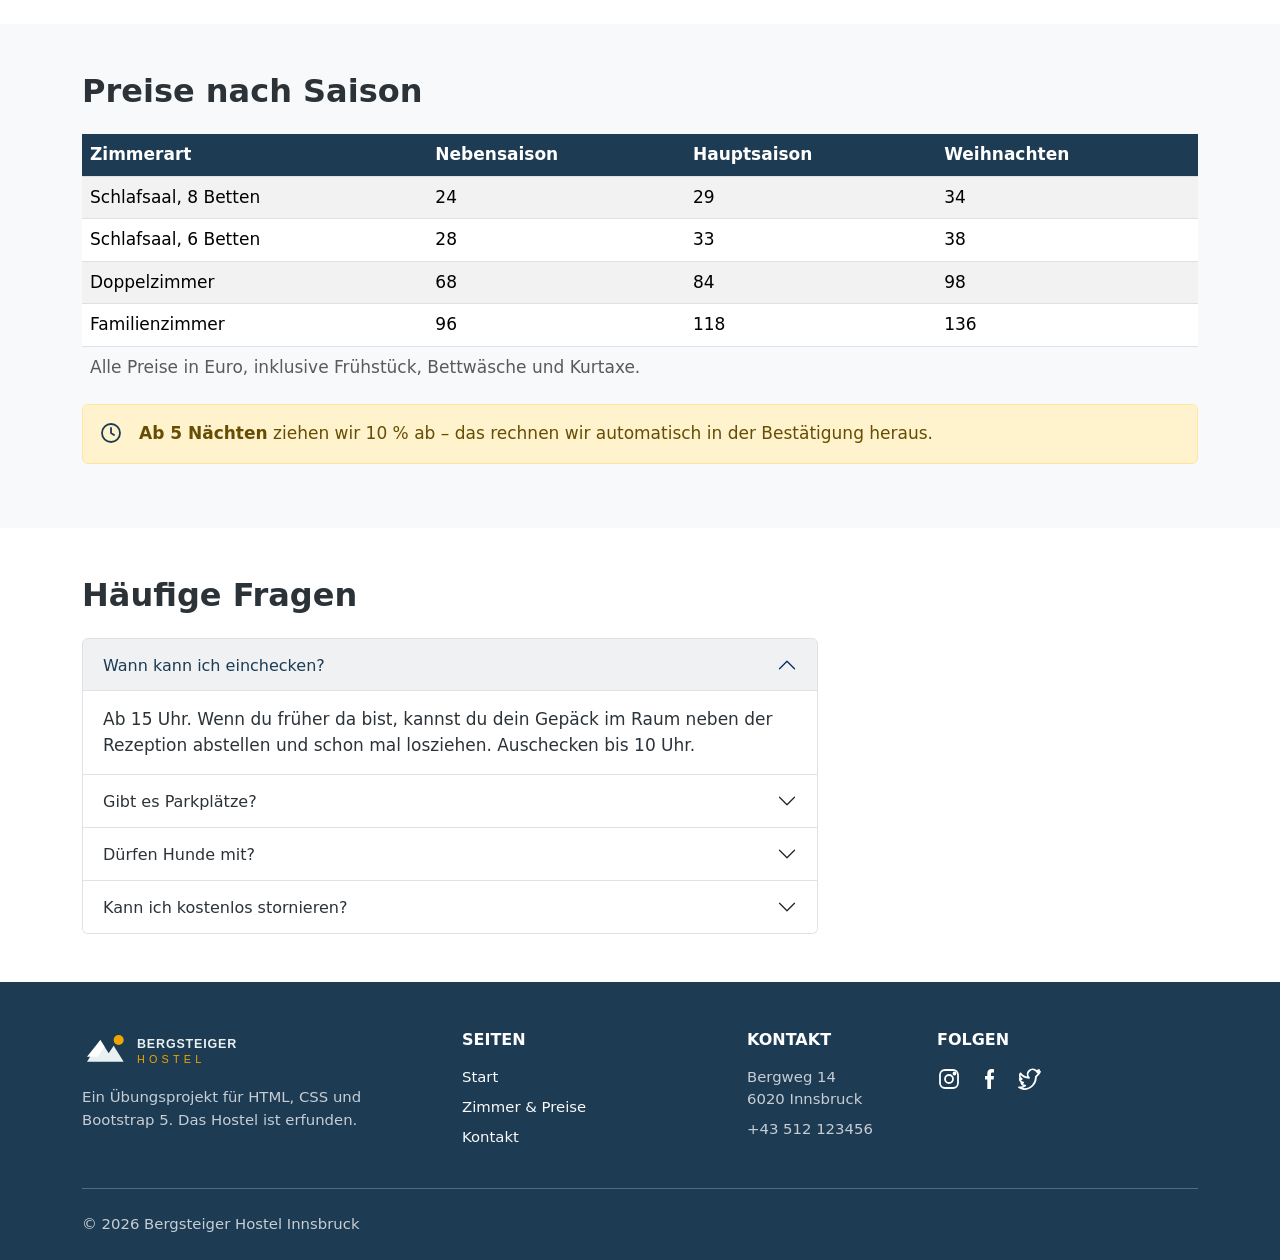
<file: loesung/zimmer.html>
<!DOCTYPE html>
<html lang="de">
<head>
  <meta charset="UTF-8">
  <meta name="viewport" content="width=device-width, initial-scale=1">
  <title>Zimmer &amp; Preise – Bergsteiger Hostel Innsbruck</title>
  <meta name="description" content="Schlafsaal ab 24 €, Doppelzimmer ab 68 €, Familienzimmer ab 96 € – alle Preise und Antworten auf häufige Fragen.">
  <link rel="icon" href="img/logo-dunkel.svg">
  <link href="https://cdn.jsdelivr.net/npm/bootstrap@5.3.3/dist/css/bootstrap.min.css" rel="stylesheet">
  <link href="css/eigenes.css" rel="stylesheet">
</head>
<body>

<!-- ===== Navigation ===== -->
<nav class="navbar navbar-expand-lg navbar-dark bg-berg sticky-top">
  <div class="container">
    <a class="navbar-brand" href="index.html">
      <img src="img/logo.svg" alt="Bergsteiger Hostel" height="36">
    </a>
    <button class="navbar-toggler" type="button" data-bs-toggle="collapse" data-bs-target="#hauptmenue"
            aria-controls="hauptmenue" aria-expanded="false" aria-label="Menü anzeigen">
      <span class="navbar-toggler-icon"></span>
    </button>
    <div class="collapse navbar-collapse" id="hauptmenue">
      <ul class="navbar-nav ms-auto mb-2 mb-lg-0">
        <li class="nav-item"><a class="nav-link" href="index.html">Start</a></li>
        <li class="nav-item"><a class="nav-link active" aria-current="page" href="zimmer.html">Zimmer &amp; Preise</a></li>
        <li class="nav-item"><a class="nav-link" href="kontakt.html">Kontakt</a></li>
      </ul>
      <a class="btn btn-warning ms-lg-3" href="kontakt.html">Anfragen</a>
    </div>
  </div>
</nav>

<!-- ===== Seitenkopf ===== -->
<header class="bg-berg text-white py-5">
  <div class="container">
    <nav aria-label="Brotkrumen">
      <ol class="breadcrumb mb-3">
        <li class="breadcrumb-item"><a class="link-light" href="index.html">Start</a></li>
        <li class="breadcrumb-item active text-white-50" aria-current="page">Zimmer &amp; Preise</li>
      </ol>
    </nav>
    <h1 class="fw-bold">Zimmer &amp; Preise</h1>
    <p class="lead mb-0 opacity-75">Alle Preise pro Nacht, Frühstück und Bettwäsche sind immer dabei.</p>
  </div>
</header>

<!-- ===== Zimmerliste ===== -->
<section class="py-5">
  <div class="container">

    <article class="row g-4 align-items-center mb-5">
      <div class="col-lg-6">
        <img src="img/zimmer-schlafsaal.svg" class="img-fluid rounded-4 shadow-sm" alt="Schlafsaal mit Etagenbetten">
      </div>
      <div class="col-lg-6">
        <span class="badge text-bg-success mb-2">Beliebt</span>
        <h2 class="fw-bold">Schlafsaal</h2>
        <p class="text-secondary">
          Sechs oder acht Betten, jedes mit Vorhang, Leselampe, zwei Steckdosen und
          einem Schließfach, in das ein 60-Liter-Rucksack passt.
        </p>
        <ul class="list-unstyled d-flex flex-wrap gap-3 mb-4">
          <li class="d-flex gap-2 align-items-center"><img src="icons/bett.svg" alt="" width="20" height="20"><span class="small">6 oder 8 Betten</span></li>
          <li class="d-flex gap-2 align-items-center"><img src="icons/dusche.svg" alt="" width="20" height="20"><span class="small">Bad auf der Etage</span></li>
          <li class="d-flex gap-2 align-items-center"><img src="icons/wlan.svg" alt="" width="20" height="20"><span class="small">WLAN</span></li>
        </ul>
        <p class="h3 text-berg mb-3">ab 24 € <span class="fs-6 text-secondary fw-normal">pro Bett und Nacht</span></p>
        <button class="btn btn-berg" data-bs-toggle="modal" data-bs-target="#anfrageModal" data-zimmer="Schlafsaal">Anfragen</button>
      </div>
    </article>

    <article class="row g-4 align-items-center mb-5">
      <div class="col-lg-6 order-lg-2">
        <img src="img/zimmer-doppel.svg" class="img-fluid rounded-4 shadow-sm" alt="Doppelzimmer mit Balkon">
      </div>
      <div class="col-lg-6">
        <span class="badge text-bg-secondary mb-2">Eigenes Bad</span>
        <h2 class="fw-bold">Doppelzimmer</h2>
        <p class="text-secondary">
          Zum ruhigen Innenhof, mit Schreibtisch, kleinem Balkon nach Süden und
          einem Bad, das du mit niemandem teilst.
        </p>
        <ul class="list-unstyled d-flex flex-wrap gap-3 mb-4">
          <li class="d-flex gap-2 align-items-center"><img src="icons/bett.svg" alt="" width="20" height="20"><span class="small">2 Personen</span></li>
          <li class="d-flex gap-2 align-items-center"><img src="icons/dusche.svg" alt="" width="20" height="20"><span class="small">Eigenes Bad</span></li>
          <li class="d-flex gap-2 align-items-center"><img src="icons/schluessel.svg" alt="" width="20" height="20"><span class="small">Zimmersafe</span></li>
        </ul>
        <p class="h3 text-berg mb-3">ab 68 € <span class="fs-6 text-secondary fw-normal">pro Zimmer und Nacht</span></p>
        <button class="btn btn-berg" data-bs-toggle="modal" data-bs-target="#anfrageModal" data-zimmer="Doppelzimmer">Anfragen</button>
      </div>
    </article>

    <article class="row g-4 align-items-center">
      <div class="col-lg-6">
        <img src="img/zimmer-familie.svg" class="img-fluid rounded-4 shadow-sm" alt="Familienzimmer">
      </div>
      <div class="col-lg-6">
        <span class="badge text-bg-info mb-2">Bis 5 Personen</span>
        <h2 class="fw-bold">Familienzimmer</h2>
        <p class="text-secondary">
          Doppelbett und Etagenbett in einem Raum, dazu ein Tisch, an dem alle
          gleichzeitig frühstücken können. Kinderbett auf Wunsch kostenlos.
        </p>
        <ul class="list-unstyled d-flex flex-wrap gap-3 mb-4">
          <li class="d-flex gap-2 align-items-center"><img src="icons/bett.svg" alt="" width="20" height="20"><span class="small">4–5 Personen</span></li>
          <li class="d-flex gap-2 align-items-center"><img src="icons/dusche.svg" alt="" width="20" height="20"><span class="small">Eigenes Bad</span></li>
          <li class="d-flex gap-2 align-items-center"><img src="icons/waschen.svg" alt="" width="20" height="20"><span class="small">Waschküche gratis</span></li>
        </ul>
        <p class="h3 text-berg mb-3">ab 96 € <span class="fs-6 text-secondary fw-normal">pro Zimmer und Nacht</span></p>
        <button class="btn btn-berg" data-bs-toggle="modal" data-bs-target="#anfrageModal" data-zimmer="Familienzimmer">Anfragen</button>
      </div>
    </article>

  </div>
</section>

<!-- ===== Preistabelle ===== -->
<section class="py-5 bg-light">
  <div class="container">
    <h2 class="fw-bold mb-4">Preise nach Saison</h2>
    <div class="table-responsive">
      <table class="table table-striped table-hover align-middle bg-white">
        <caption class="px-2">Alle Preise in Euro, inklusive Frühstück, Bettwäsche und Kurtaxe.</caption>
        <thead class="table-berg">
          <tr>
            <th scope="col">Zimmerart</th>
            <th scope="col">Nebensaison</th>
            <th scope="col">Hauptsaison</th>
            <th scope="col">Weihnachten</th>
          </tr>
        </thead>
        <tbody>
          <tr>
            <th scope="row" class="fw-normal">Schlafsaal, 8 Betten</th>
            <td>24</td><td>29</td><td>34</td>
          </tr>
          <tr>
            <th scope="row" class="fw-normal">Schlafsaal, 6 Betten</th>
            <td>28</td><td>33</td><td>38</td>
          </tr>
          <tr>
            <th scope="row" class="fw-normal">Doppelzimmer</th>
            <td>68</td><td>84</td><td>98</td>
          </tr>
          <tr>
            <th scope="row" class="fw-normal">Familienzimmer</th>
            <td>96</td><td>118</td><td>136</td>
          </tr>
        </tbody>
      </table>
    </div>
    <div class="alert alert-warning d-flex gap-3 align-items-start" role="alert">
      <img src="icons/uhr.svg" alt="" width="24" height="24">
      <div>
        <strong>Ab 5 Nächten</strong> ziehen wir 10 % ab – das rechnen wir automatisch in der Bestätigung heraus.
      </div>
    </div>
  </div>
</section>

<!-- ===== Häufige Fragen ===== -->
<section class="py-5">
  <div class="container">
    <div class="row">
      <div class="col-lg-8">
        <h2 class="fw-bold mb-4">Häufige Fragen</h2>
        <div class="accordion" id="fragen">

          <div class="accordion-item">
            <h3 class="accordion-header">
              <button class="accordion-button" type="button" data-bs-toggle="collapse" data-bs-target="#frage1" aria-expanded="true" aria-controls="frage1">
                Wann kann ich einchecken?
              </button>
            </h3>
            <div id="frage1" class="accordion-collapse collapse show" data-bs-parent="#fragen">
              <div class="accordion-body">
                Ab 15 Uhr. Wenn du früher da bist, kannst du dein Gepäck im Raum neben der
                Rezeption abstellen und schon mal losziehen. Auschecken bis 10 Uhr.
              </div>
            </div>
          </div>

          <div class="accordion-item">
            <h3 class="accordion-header">
              <button class="accordion-button collapsed" type="button" data-bs-toggle="collapse" data-bs-target="#frage2" aria-expanded="false" aria-controls="frage2">
                Gibt es Parkplätze?
              </button>
            </h3>
            <div id="frage2" class="accordion-collapse collapse" data-bs-parent="#fragen">
              <div class="accordion-body">
                Sechs Stellplätze im Innenhof für 9 € die Nacht, Reservierung nötig.
                Für Räder gibt es einen abschließbaren Keller, der kostet nichts.
              </div>
            </div>
          </div>

          <div class="accordion-item">
            <h3 class="accordion-header">
              <button class="accordion-button collapsed" type="button" data-bs-toggle="collapse" data-bs-target="#frage3" aria-expanded="false" aria-controls="frage3">
                Dürfen Hunde mit?
              </button>
            </h3>
            <div id="frage3" class="accordion-collapse collapse" data-bs-parent="#fragen">
              <div class="accordion-body">
                In den Doppel- und Familienzimmern ja, 12 € pro Nacht. In den Schlafsälen
                leider nicht – zu viele Gäste mit Allergien.
              </div>
            </div>
          </div>

          <div class="accordion-item">
            <h3 class="accordion-header">
              <button class="accordion-button collapsed" type="button" data-bs-toggle="collapse" data-bs-target="#frage4" aria-expanded="false" aria-controls="frage4">
                Kann ich kostenlos stornieren?
              </button>
            </h3>
            <div id="frage4" class="accordion-collapse collapse" data-bs-parent="#fragen">
              <div class="accordion-body">
                Bis 48 Stunden vorher ja, danach berechnen wir die erste Nacht.
                Eine kurze Mail reicht uns.
              </div>
            </div>
          </div>

        </div>
      </div>
    </div>
  </div>
</section>

<!-- ===== Modal für die Anfrage ===== -->
<div class="modal fade" id="anfrageModal" tabindex="-1" aria-labelledby="anfrageModalTitel" aria-hidden="true">
  <div class="modal-dialog modal-dialog-centered">
    <div class="modal-content">
      <div class="modal-header">
        <h2 class="modal-title h5" id="anfrageModalTitel">Zimmer anfragen</h2>
        <button type="button" class="btn-close" data-bs-dismiss="modal" aria-label="Schließen"></button>
      </div>
      <div class="modal-body">
        <p class="text-secondary">
          Gewähltes Zimmer: <strong id="gewaehltesZimmer">–</strong>
        </p>
        <p class="mb-0">
          Schreib uns kurz, wann du kommen möchtest und mit wie vielen Leuten.
          Wir antworten meistens noch am selben Tag.
        </p>
      </div>
      <div class="modal-footer">
        <button type="button" class="btn btn-outline-secondary" data-bs-dismiss="modal">Abbrechen</button>
        <a href="kontakt.html" class="btn btn-berg">Zum Kontaktformular</a>
      </div>
    </div>
  </div>
</div>

<!-- ===== Fußbereich ===== -->
<footer class="bg-berg text-white pt-5 pb-4">
  <div class="container">
    <div class="row g-4">
      <div class="col-md-4">
        <img src="img/logo.svg" alt="Bergsteiger Hostel" height="40" class="mb-3">
        <p class="small opacity-75 mb-0">Ein Übungsprojekt für HTML, CSS und Bootstrap 5. Das Hostel ist erfunden.</p>
      </div>
      <div class="col-6 col-md-3">
        <h3 class="h6 text-uppercase fw-bold mb-3">Seiten</h3>
        <ul class="list-unstyled small">
          <li class="mb-2"><a class="link-light text-decoration-none" href="index.html">Start</a></li>
          <li class="mb-2"><a class="link-light text-decoration-none" href="zimmer.html">Zimmer &amp; Preise</a></li>
          <li class="mb-2"><a class="link-light text-decoration-none" href="kontakt.html">Kontakt</a></li>
        </ul>
      </div>
      <div class="col-6 col-md-2">
        <h3 class="h6 text-uppercase fw-bold mb-3">Kontakt</h3>
        <ul class="list-unstyled small opacity-75">
          <li class="mb-2">Bergweg 14<br>6020 Innsbruck</li>
          <li class="mb-2">+43 512 123456</li>
        </ul>
      </div>
      <div class="col-md-3">
        <h3 class="h6 text-uppercase fw-bold mb-3">Folgen</h3>
        <div class="d-flex gap-3">
          <a href="#" aria-label="Instagram"><img src="icons/instagram.svg" alt="" width="24" height="24"></a>
          <a href="#" aria-label="Facebook"><img src="icons/facebook.svg" alt="" width="24" height="24"></a>
          <a href="#" aria-label="Twitter"><img src="icons/twitter.svg" alt="" width="24" height="24"></a>
        </div>
      </div>
    </div>
    <hr class="border-light opacity-25 my-4">
    <p class="small opacity-75 mb-0">© 2026 Bergsteiger Hostel Innsbruck</p>
  </div>
</footer>

<script src="https://cdn.jsdelivr.net/npm/bootstrap@5.3.3/dist/js/bootstrap.bundle.min.js"></script>
<script>
  // Zeigt im Modal an, welches Zimmer angeklickt wurde
  const anfrageModal = document.getElementById('anfrageModal');
  anfrageModal.addEventListener('show.bs.modal', (ereignis) => {
    const zimmer = ereignis.relatedTarget.getAttribute('data-zimmer');
    document.getElementById('gewaehltesZimmer').textContent = zimmer;
  });
</script>
</body>
</html>
</file>
<file: loesung/css/eigenes.css>
/* =========================================================
   Bergsteiger Hostel – eigenes CSS ÜBER Bootstrap
   Wird NACH bootstrap.min.css geladen und überschreibt es.
   Regel: so wenig eigenes CSS wie möglich. Alles, was
   Bootstrap kann, macht Bootstrap.
   ========================================================= */

/* ---------- 1. Eigene Farben & Schrift ---------- */
:root {
  --berg: #1d3b53;
  --berg-hell: #2c5573;
  --gelb: #f0a500;

  /* Bootstrap-Variablen überschreiben */
  --bs-body-font-family: system-ui, -apple-system, "Segoe UI", Roboto, sans-serif;
  --bs-body-color: #2c3338;
  --bs-link-color: var(--berg);
  --bs-link-hover-color: var(--berg-hell);
  --bs-warning: var(--gelb);
  --bs-warning-rgb: 240, 165, 0;
  --bs-border-radius-4: 1rem;
}

body {
  font-size: 1.0625rem;
}

/* ---------- 2. Eigene Hilfsklassen im Bootstrap-Stil ---------- */
.bg-berg      { background-color: var(--berg) !important; }
.bg-berg-hell { background-color: var(--berg-hell) !important; }
.text-berg    { color: var(--berg) !important; }

.btn-berg {
  --bs-btn-bg: var(--berg);
  --bs-btn-border-color: var(--berg);
  --bs-btn-color: #fff;
  --bs-btn-hover-bg: var(--berg-hell);
  --bs-btn-hover-border-color: var(--berg-hell);
  --bs-btn-hover-color: #fff;
  --bs-btn-active-bg: #142a3c;
  --bs-btn-active-border-color: #142a3c;
}

.btn-outline-berg {
  --bs-btn-color: var(--berg);
  --bs-btn-border-color: var(--berg);
  --bs-btn-hover-bg: var(--berg);
  --bs-btn-hover-border-color: var(--berg);
  --bs-btn-hover-color: #fff;
}

.table-berg {
  --bs-table-bg: var(--berg);
  --bs-table-color: #fff;
  --bs-table-border-color: var(--berg-hell);
}

/* ---------- 3. Hero ---------- */
.hero {
  min-height: 78vh;
  background-image: linear-gradient(rgba(12, 28, 44, .55), rgba(12, 28, 44, .75)),
                    url("../img/hero.svg");
  background-size: cover;
  background-position: center;
}

/* ---------- 4. Feinschliff an Bootstrap-Komponenten ---------- */
.navbar-brand img {
  width: auto;
}

.card img {
  background-color: #f1f3f5;
}

.card {
  transition: transform .2s ease, box-shadow .2s ease;
}

.card:hover {
  transform: translateY(-4px);
}

/* Accordion in unseren Farben statt im Bootstrap-Blau */
.accordion {
  --bs-accordion-btn-focus-box-shadow: none;
  --bs-accordion-active-bg: rgba(29, 59, 83, .07);
  --bs-accordion-active-color: var(--berg);
}

/* Carousel-Bildunterschrift lesbar machen */
.carousel-caption {
  background-color: rgba(12, 28, 44, .6);
  border-radius: .75rem;
  padding: 1rem 1.5rem;
  bottom: 2rem;
}

/* Die Pfeile des Carousels sind auf hellen Bildern kaum zu sehen */
.carousel-control-prev-icon,
.carousel-control-next-icon {
  background-color: rgba(12, 28, 44, .55);
  border-radius: 50%;
  padding: 1.25rem;
  background-size: 45%;
}

/* ---------- 5. Kleinigkeiten ---------- */
.breadcrumb {
  --bs-breadcrumb-divider-color: rgba(255, 255, 255, .5);
}

footer a:hover {
  text-decoration: underline !important;
}

@media (max-width: 991.98px) {
  .hero {
    min-height: 60vh;
  }
}
</file>
